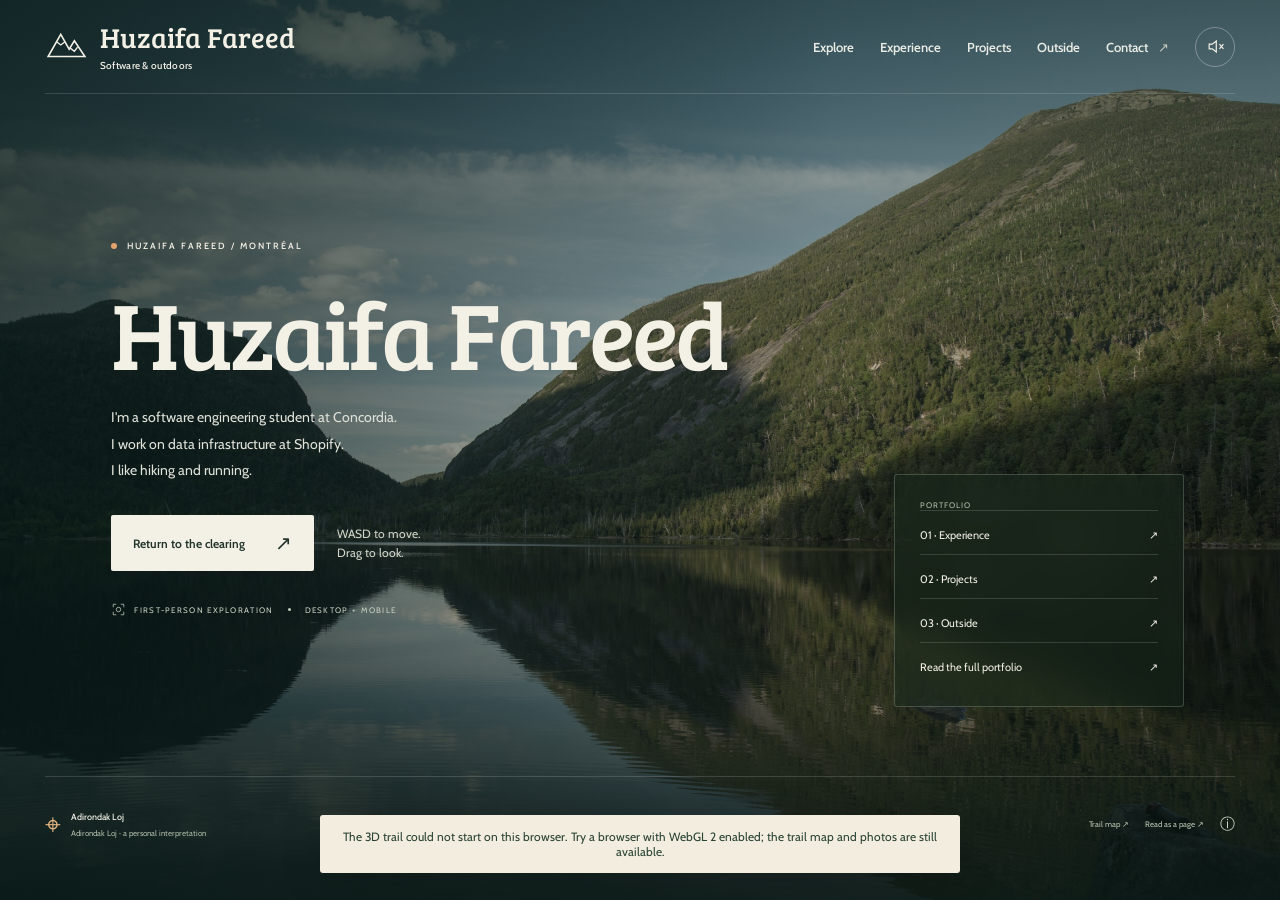
<file: index.html>
<!doctype html>
<html lang="en">
<head>
  <meta charset="UTF-8" />
  <meta name="viewport" content="width=device-width, initial-scale=1" />
  <meta name="theme-color" content="#17251f" />
  <meta name="description" content="Huzaifa Fareed: software engineer, builder, and ultramarathon runner. Explore my work at Shopify, Meta × MLH, and Bombardier from a small Adirondack trailhead." />
  <title>Huzaifa Fareed — software & the outdoors</title>
  <link rel="canonical" href="https://zaifnatra.github.io/" />
  <link rel="sitemap" type="application/xml" href="./sitemap.xml" />
  <link rel="icon" type="image/png" sizes="32x32" href="/favicon-32.png" />
  <link rel="icon" href="/favicon.ico" sizes="any" />
  <link rel="apple-touch-icon" sizes="180x180" href="/apple-touch-icon.png" />
  <link rel="preload" href="/fonts/bree-serif.ttf" as="font" type="font/ttf" crossorigin />
  <link rel="preload" href="/fonts/cabin.ttf" as="font" type="font/ttf" crossorigin />
  <script type="module" crossorigin src="/assets/index-hIT2OjfW.js"></script>
  <link rel="stylesheet" crossorigin href="/assets/index-wCgNkVpc.css">
</head>
<body class="booting">
  <div class="landscape" aria-hidden="true"></div>
  <canvas id="world" inert tabindex="-1" aria-label="First-person Loj trailhead. Use W A S D to walk, drag to look, and E to read the trail register."></canvas>
  <div class="shade" aria-hidden="true"></div>
  <header class="masthead">
    <a href="./" class="brand personal-brand" aria-label="Huzaifa Fareed, home"><svg viewBox="0 0 40 40" fill="none" aria-hidden="true"><path d="M3 30 15 9l8 14 5-8 10 15H3Z" stroke="currentColor" stroke-width="1.5"/><path d="m11 16 4 3 4-3M24 22l4 3 3-4" stroke="currentColor" stroke-width="1.3"/></svg><span>Huzaifa Fareed<span class="brand-sub">Software & outdoors</span></span></a>
    <nav aria-label="Main navigation"><button class="nav-link" id="experience-button">Explore</button><button class="nav-link" data-open="experience-dialog">Experience</button><button class="nav-link" data-open="projects-dialog">Projects</button><button class="nav-link" data-open="outside-dialog">Outside</button><button class="nav-link contact-nav" data-open="contact-dialog">Contact <span>↗</span></button></nav>
    <button class="icon-button" id="sound-button" aria-label="Enable forest sound" aria-pressed="false"><svg viewBox="0 0 24 24" fill="none" aria-hidden="true"><path d="M4 9h4l5-4v14l-5-4H4V9Z" stroke="currentColor" stroke-width="1.5"/><path d="m17 9 5 6m0-6-5 6" stroke="currentColor" stroke-width="1.5" id="sound-waves"/></svg></button>
  </header>
  <main id="main">
    <section class="intro" aria-labelledby="intro-heading">
      <div class="eyebrow"><span class="live-dot"></span> HUZAIFA FAREED / MONTRÉAL</div>
      <h1 id="intro-heading">Huzaifa Fareed</h1>
      <p class="intro-copy">I'm a software engineering student at Concordia.<br>I work on data infrastructure at Shopify.<br>I like hiking and running.</p>
      <div class="enter-row"><button class="primary-button" id="enter-button"><span>Return to the clearing</span><span aria-hidden="true">↗</span></button><span class="enter-note">WASD to move.<br>Drag to look.</span></div>
      <div class="experience-meta"><span><svg viewBox="0 0 20 20" fill="none" aria-hidden="true"><path d="M3 7V3h4m6 0h4v4M3 13v4h4m6 0h4v-4" stroke="currentColor"/><circle cx="10" cy="10" r="3" stroke="currentColor"/></svg> FIRST-PERSON EXPLORATION</span><i></i><span>DESKTOP + MOBILE</span></div>
    </section>
    <aside class="route-card" aria-label="Explore my portfolio"><div class="card-heading"><span>PORTFOLIO</span></div><button class="route-link" data-open="experience-dialog">01 · Experience <span>↗</span></button><button class="route-link" data-open="projects-dialog">02 · Projects <span>↗</span></button><button class="route-link" data-open="outside-dialog">03 · Outside <span>↗</span></button><a class="route-link" href="/about/">Read the full portfolio <span>↗</span></a></aside>
    <div class="scene-hud" hidden>
      <section class="welcome-note" id="welcome-note" aria-labelledby="welcome-title"><span class="eyebrow"><span class="live-dot"></span> Software engineer in Montréal</span><h1 id="welcome-title">Hi, I’m Huzaifa.</h1><p>I work on streaming infrastructure at Shopify.<br>I like hiking and running.</p><div class="welcome-actions"><button data-open="experience-dialog">Experience <span>↗</span></button><button id="wander-button">Explore</button></div></section>
      <div class="place-marker"><span class="live-dot"></span> ADIRONDACK LOJ <span>/</span> MY VIRTUAL TRAILHEAD</div>
      <div class="compass" aria-label="Camera heading"><span>W</span><span>·</span><span id="heading">N</span><span>·</span><span>E</span><i></i></div>
      <button class="interact-button" id="interact-button" hidden><kbd>E</kbd> <span id="interaction-label">Read the trail register</span><span>↗</span></button>
      <div class="walk-stats"><span class="live-dot"></span> <span id="walk-distance">0</span> m explored <span class="divider">/</span> <span>Portfolio</span></div>
      <div class="scene-controls"><button class="glass-button" data-open="controls-dialog">Controls <span>?</span></button><button class="glass-button" id="reset-button">Reset view <span>↺</span></button><button class="glass-button" id="exit-button">Photo view <span>↗</span></button></div>
      <div class="touch-controls" aria-label="Touch movement"><button data-move="forward" aria-label="Walk forward">↑</button><button data-move="left" aria-label="Walk left">←</button><button data-move="back" aria-label="Walk backward">↓</button><button data-move="right" aria-label="Walk right">→</button></div>
      <div class="walk-hint">W A S D to walk <span>·</span> Drag to look <span>·</span> E to open a story</div>
    </div>
  </main>
  <footer class="footer personal-footer"><div class="footer-place"><span class="pin">⌖</span><div><strong id="footer-location">Adirondak Loj</strong><span id="footer-note">Adirondak Loj · a personal interpretation</span></div></div><div class="chapter-nav" aria-label="Portfolio chapters"><button data-open="experience-dialog"><span>01</span> Experience <span>↗</span></button><button data-open="projects-dialog"><span>02</span> Projects <span>↗</span></button><button data-open="outside-dialog"><span>03</span> Outside <span>↗</span></button></div><div class="footer-links"><button data-open="map-dialog">Trail map ↗</button><a href="/about/">Read as a page ↗</a><button class="credits-button" data-open="about-dialog" aria-label="Scene credits and references">ⓘ</button></div></footer>
  <div id="notice" role="status" aria-live="polite"></div>
  <div id="loading" hidden role="status"><span class="loading-ring"></span><span>Loading site…</span><small>Loading 3D scene…</small><a href="/about/">Read my portfolio while it loads ↗</a></div>
  <dialog id="map-dialog" class="map-dialog"><div class="dialog-top"><span class="eyebrow">HIGH PEAKS / TRAIL NOTES</span><button class="close-button" data-close aria-label="Close trail map">×</button></div><h2>Trail map</h2><p class="dialog-lead">Routes from Adirondak Loj to Algonquin Peak and Lake Colden.</p><div class="map-layout"><div class="trail-map" id="trail-map"></div><div class="map-notes"><span class="eyebrow">FROM ADIRONDACK LOJ</span><h3>Routes</h3><div class="trail-option"><span class="trail-color blue"></span><div><strong>Algonquin Peak</strong><p>Follow the Algonquin Trail at the junction. Wright Peak branches off along the ascent.</p></div></div><div class="trail-option"><span class="trail-color yellow"></span><div><strong>Lake Colden</strong><p>Continue toward Marcy Dam, then Avalanche Pass and Avalanche Lake.</p></div></div><a class="primary-button map-google" href="https://www.google.com/maps/search/?api=1&query=Adirondak+Loj+High+Peaks+Information+Center" target="_blank" rel="noopener noreferrer">Open trailhead in Google Maps <span>↗</span></a><p class="map-caption">Illustrated route overview, not to scale. The walkable scene covers the trailhead clearing; the mountain routes are shown for context.</p><a class="text-link" href="https://adk.org/avalanche-pass-trail/" target="_blank" rel="noopener noreferrer">Trail information from ADK ↗</a></div></div></dialog>
  <dialog id="register-dialog"><div class="dialog-top"><span class="eyebrow">ADIRONDACK LOJ / TRAIL REGISTER</span><button class="close-button" data-close aria-label="Close trail register">×</button></div><h2>Trail register</h2><p class="dialog-lead">A virtual trail register. Your note stays in this browser.</p><form id="register-form"><label for="visitor-name">YOUR NAME</label><input id="visitor-name" name="name" autocomplete="given-name" maxlength="50" placeholder="Fellow wanderer" required /><label for="destination">WHERE ARE YOU HEADING?</label><select id="destination" name="destination"><option>Just looking around</option><option>Algonquin Peak</option><option>Lake Colden</option><option>Avalanche Pass</option></select><label for="visitor-note">A NOTE FOR THE TRAIL</label><textarea id="visitor-note" name="note" maxlength="240" rows="3" placeholder="Write a note…"></textarea><button type="submit" class="primary-button">Sign the register <span>↗</span></button><p class="map-caption">This is a virtual guestbook, not an official trail register.</p></form><div id="saved-entry" hidden></div><button class="text-link" id="register-map">Look at the trail map ↗</button></dialog>
  <dialog id="controls-dialog"><div class="dialog-top"><span class="eyebrow">CONTROLS</span><button class="close-button" data-close aria-label="Close controls">×</button></div><h2>Controls</h2><dl class="controls-list"><div><dt><kbd>W</kbd><kbd>A</kbd><kbd>S</kbd><kbd>D</kbd></dt><dd>Walk around the clearing</dd></div><div><dt>Click & drag</dt><dd>Look around</dd></div><div><dt><kbd>E</kbd></dt><dd>Use the highlighted action; next page in a notebook or album</dd></div><div><dt><kbd>Esc</kbd></dt><dd>Release the mouse or close a panel</dd></div><div><dt>On your phone</dt><dd>Use the arrows to walk; drag the scene to look.</dd></div></dl><label class="toggle-label"><input type="checkbox" id="motion-toggle" /> Walking and particle motion</label><p class="map-caption">The scene is a handcrafted interpretation of the Loj clearing. The exact terrain and sign positions have not been surveyed.</p></dialog>
  <dialog id="about-dialog"><div class="dialog-top"><span class="eyebrow">BEHIND THE EXPERIENCE</span><button class="close-button" data-close aria-label="Close field note">×</button></div><h2>About this site</h2><p class="dialog-lead">My portfolio, set in a 3D version of Adirondak Loj.</p><p>This scene is a walkable interpretation of the Adirondak Loj trailhead. The work board, project notebook, and personal photos are additions for this portfolio. The 3D clearing is an artistic reconstruction, not a scan or Google Street View.</p><p>Movement and collision run in Rust, compiled to WebAssembly. Three.js draws the scene. Forest sound is synthesized, not a field recording.</p><h3>Photography & references</h3><p>Generic forest environment and scanned floor/bark materials from <a href="https://polyhaven.com/a/forest_slope" target="_blank" rel="noopener noreferrer">Poly Haven</a> (<a href="https://creativecommons.org/publicdomain/zero/1.0/" target="_blank" rel="noopener noreferrer">CC0</a>). These materials are not photographs of the Loj.</p><p>The register shelter is modeled with reference to <a href="https://www.wamc.org/north-country-news/2019-08-09/new-initiative-targets-hiker-education-to-relieve-adirondack-high-peaks-overcrowding" target="_blank" rel="noopener noreferrer">WAMC’s photograph of the Loj trail register</a>. That photograph is not reproduced here.</p><p><a href="https://commons.wikimedia.org/wiki/File:Lake_Colden_looking_toward_Avalanche_Pass.jpg" target="_blank" rel="noopener noreferrer">Lake Colden, looking toward Avalanche Pass</a> and <a href="https://commons.wikimedia.org/wiki/File:Avalanche_Lake_NY.jpg" target="_blank" rel="noopener noreferrer">Avalanche Lake</a> by Thomas Piaget, <a href="https://creativecommons.org/licenses/by/2.0/" target="_blank" rel="noopener noreferrer">CC BY 2.0</a>. Images resized; displayed with cropping and a color overlay.</p><a class="text-link" href="/about/">More about me ↗</a></dialog>
  <noscript><div class="noscript">The interactive trail needs JavaScript. You can still <a href="/about/">read about Huzaifa</a> or <a href="https://www.google.com/maps/search/?api=1&query=Adirondak+Loj">visit the trailhead on Google Maps</a>.</div></noscript>
</body>
</html>
</file>
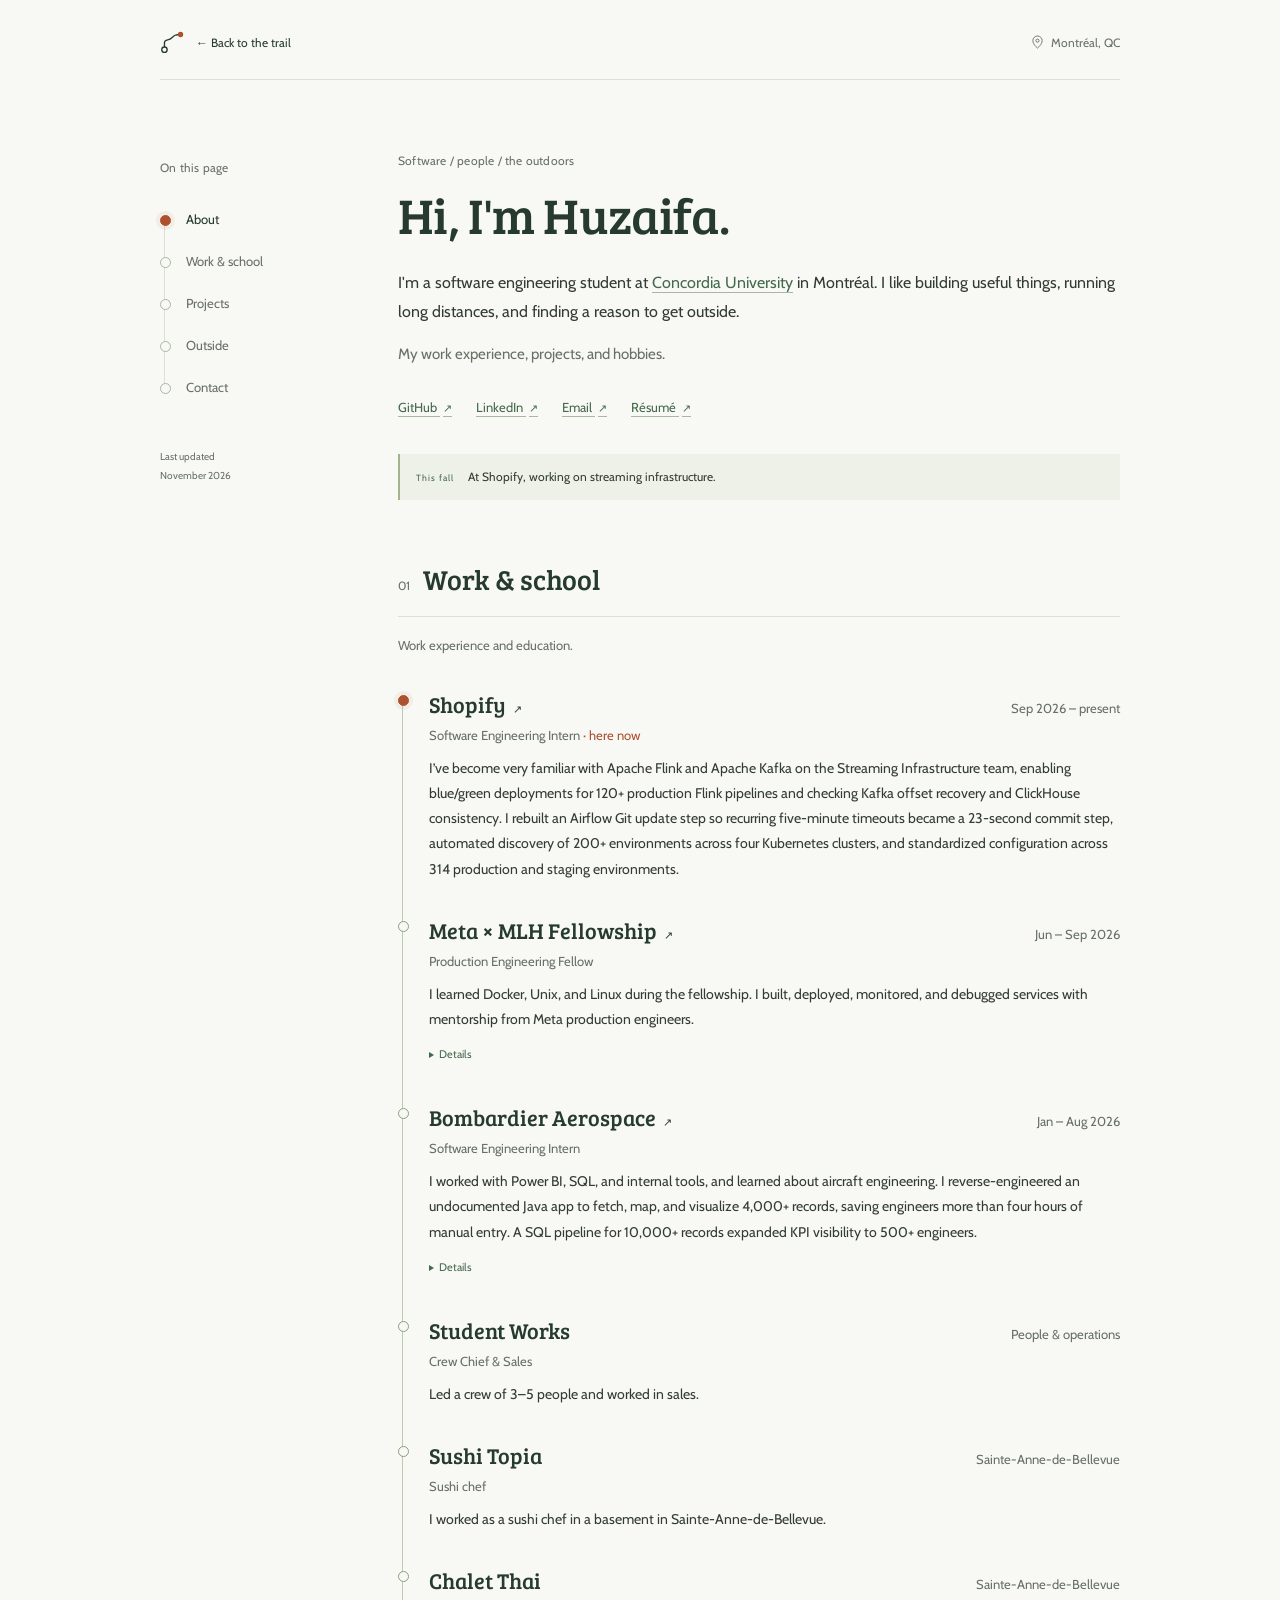
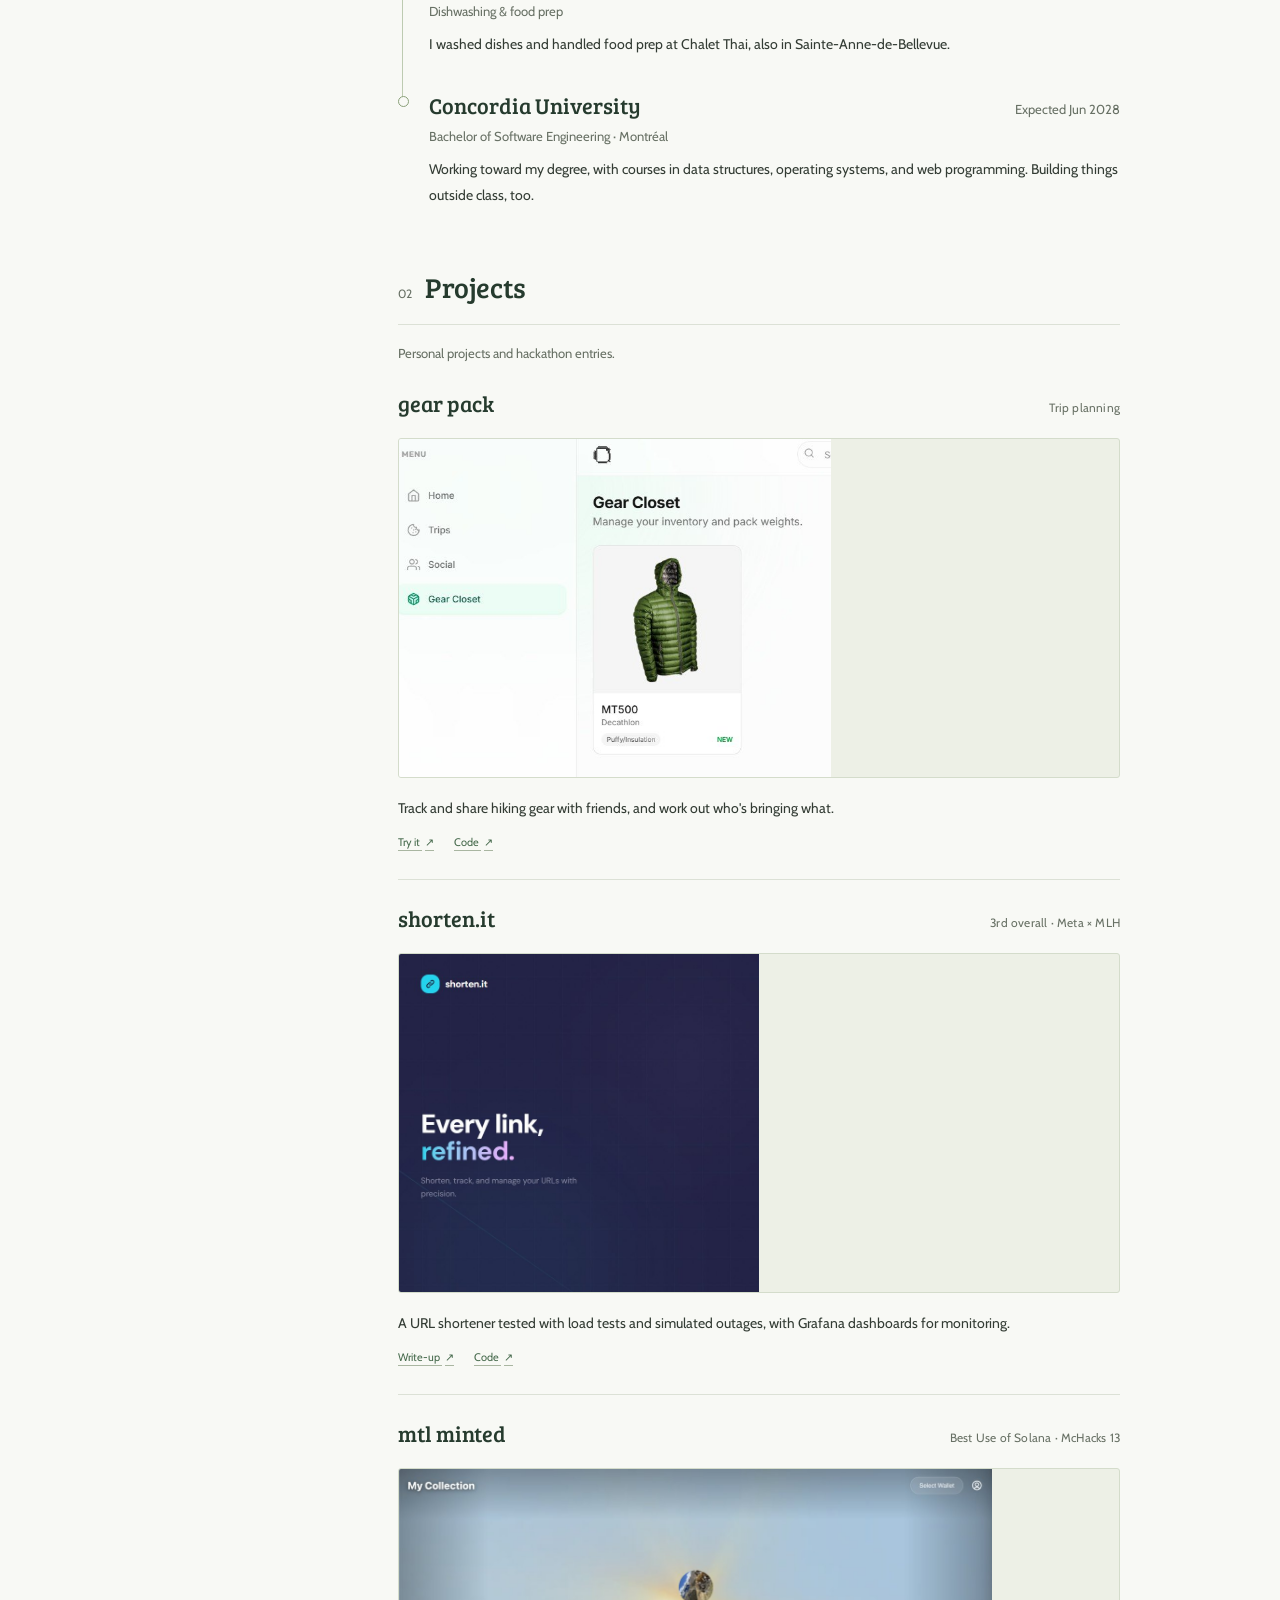
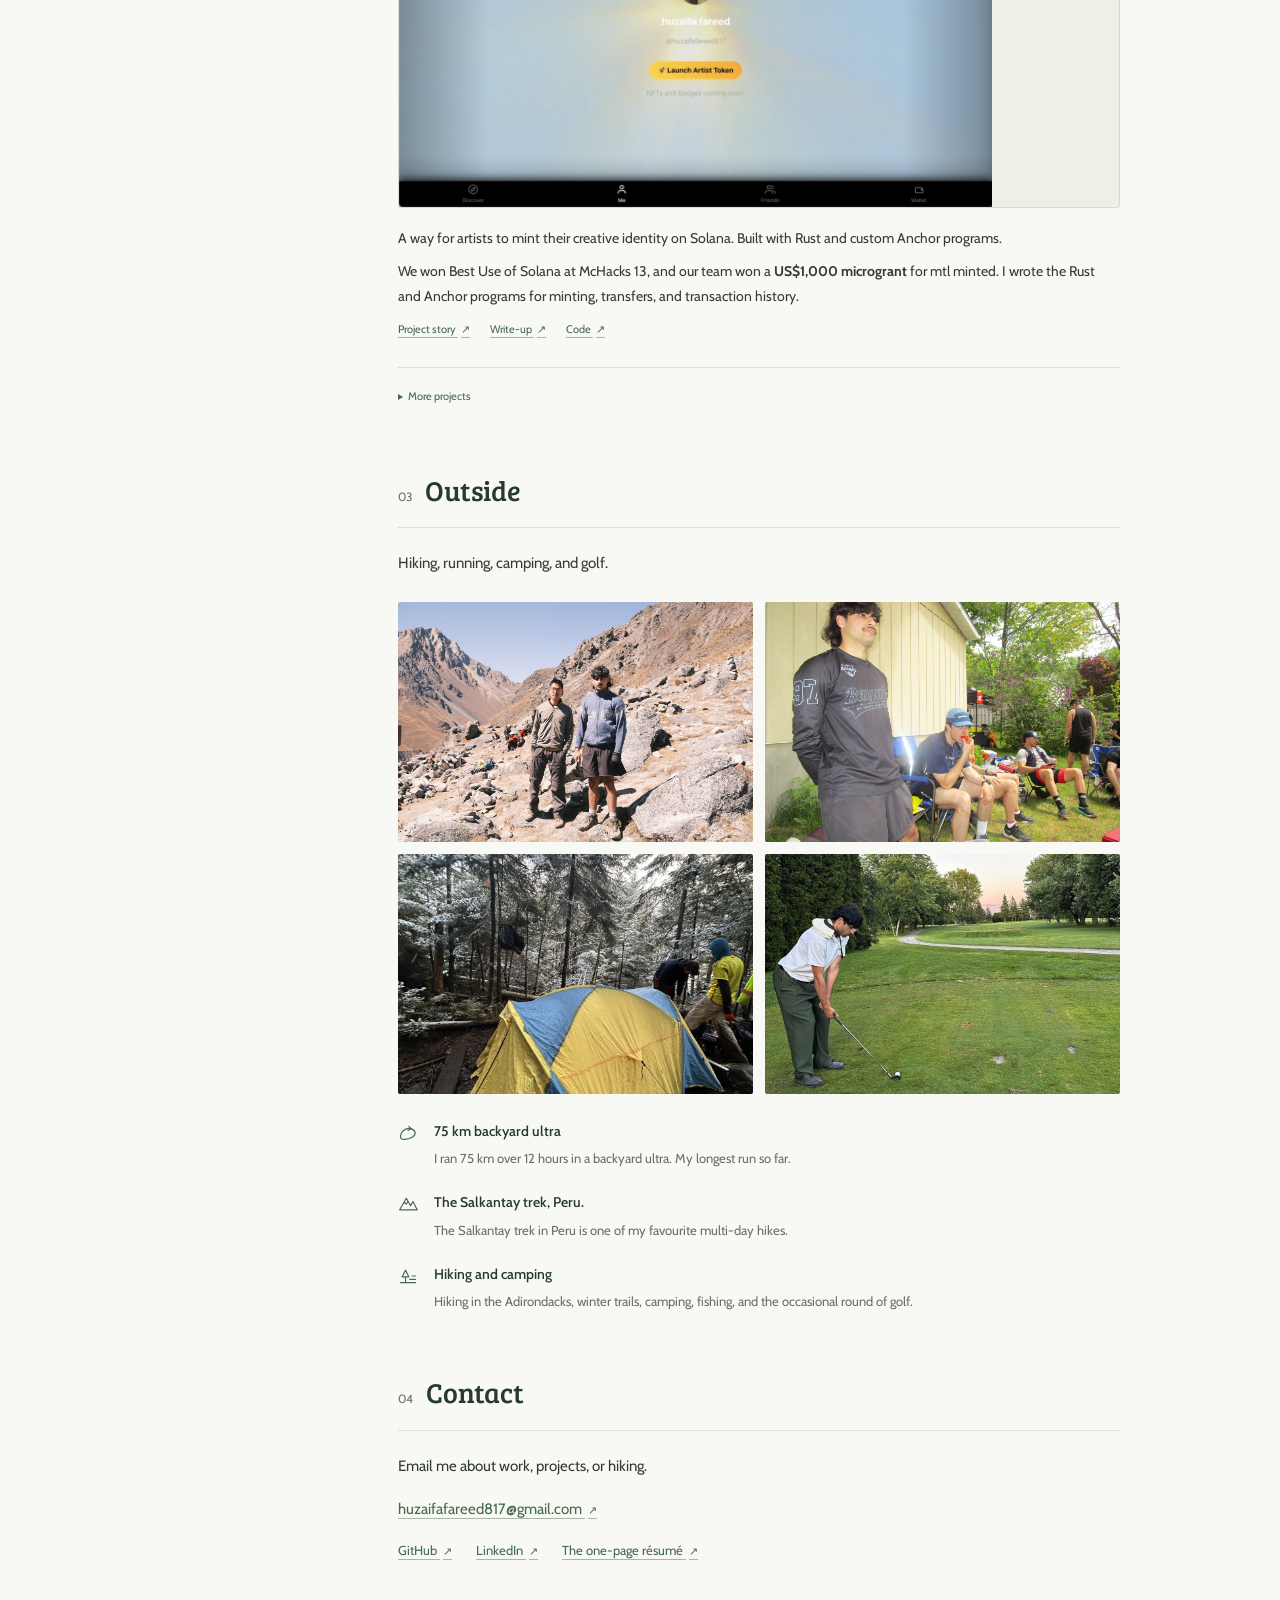
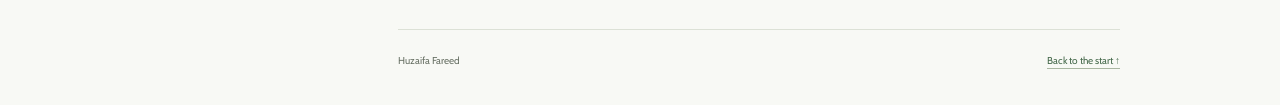
<file: about/index.html>
<!doctype html>
<html lang="en">
  <head>
    <meta charset="UTF-8" />
    <meta name="viewport" content="width=device-width, initial-scale=1" />
    <meta name="theme-color" content="#f8f9f5" />
    <title>Huzaifa Fareed — About</title>
    <link rel="canonical" href="https://zaifnatra.github.io/about/" />
    <meta
      name="description"
      content="Huzaifa Fareed’s work experience, education, projects, and hobbies."
    />
    <meta property="og:type" content="website" />
    <meta property="og:title" content="Huzaifa Fareed — About" />
    <meta
      property="og:description"
      content="Software engineering experience, projects, and hobbies. Huzaifa Fareed’s portfolio."
    />
    <meta property="og:url" content="https://zaifnatra.github.io/about/" />
    <meta name="twitter:card" content="summary" />
    <link rel="icon" type="image/png" sizes="32x32" href="/favicon-32.png" />
  <link rel="icon" href="/favicon.ico" sizes="any" />
  <link rel="apple-touch-icon" sizes="180x180" href="/apple-touch-icon.png" />
    <link rel="stylesheet" href="/about.css" />
    <script type="module" src="/about.js"></script>
  </head>
  <body id="top">
    <a class="skip-link" href="#content">Skip to content</a>

    <div class="shell">
      <header class="masthead">
        <a class="home-link" href="/" aria-label="Huzaifa Fareed, back to top">
          <svg viewBox="0 0 28 28" fill="none" aria-hidden="true">
            <path d="M5 22V14C5 10 10 12 13 9S17 5 23 5" stroke="currentColor" stroke-width="1.5" />
            <circle cx="5" cy="22" r="3" fill="#f8f9f5" stroke="currentColor" stroke-width="1.5" />
            <circle cx="23" cy="5" r="3" fill="#ad512e" />
          </svg>
          <span>← Back to the trail</span>
        </a>
        <span class="location">
          <svg viewBox="0 0 14 16" fill="none" aria-hidden="true">
            <path d="M12 6C12 10 7 14 7 14S2 10 2 6a5 5 0 1 1 10 0Z" stroke="currentColor" />
            <circle cx="7" cy="6" r="1.7" stroke="currentColor" />
          </svg>
          Montréal, QC
        </span>
      </header>

      <div class="layout">
        <aside class="sidebar">
          <p class="small-label">On this page</p>
          <nav class="page-nav" aria-label="On this page">
            <ol>
              <li><a href="#about">About</a></li>
              <li><a href="#experience">Work &amp; school</a></li>
              <li><a href="#projects">Projects</a></li>
              <li><a href="#outside">Outside</a></li>
              <li><a href="#contact">Contact</a></li>
            </ol>
          </nav>
          <p class="sidebar-note">
            <span>Last updated</span>
            <time datetime="2026-11-25">November 2026</time>
          </p>
        </aside>

        <main id="content" tabindex="-1">
          <section class="intro" id="about" aria-labelledby="intro-heading">
            <p class="small-label">Software / people / the outdoors</p>
            <h1 id="intro-heading">Hi, I'm Huzaifa<span>.</span></h1>
            <div class="intro-copy">
              <p>
                I'm a software engineering student at <a href="#school">Concordia University</a>
                in Montréal. I like building useful things, running long distances,
                and finding a reason to get outside.
              </p>
              <p>
                My work experience, projects, and hobbies.
              </p>
            </div>
            <ul class="link-list" aria-label="Find me elsewhere">
              <li><a href="https://github.com/zaifnatra">GitHub <span class="arrow" aria-hidden="true">↗</span></a></li>
              <li><a href="https://linkedin.com/in/huzaifa-fareed">LinkedIn <span class="arrow" aria-hidden="true">↗</span></a></li>
              <li><a href="mailto:huzaifafareed817@gmail.com">Email <span class="arrow" aria-hidden="true">↗</span></a></li>
              <li><a href="/resume/">Résumé <span class="arrow" aria-hidden="true">↗</span></a></li>
            </ul>
            <p class="now-note">
              <span class="small-label">This fall</span>
              <span>At Shopify, working on streaming infrastructure.</span>
            </p>
          </section>

          <section class="content-section" id="experience" aria-labelledby="experience-heading">
            <div class="section-heading">
              <span class="section-number" aria-hidden="true">01</span>
              <h2 id="experience-heading">Work &amp; school</h2>
            </div>
            <p class="section-intro">Work experience and education.</p>

            <ol class="route" aria-label="Work experience and education">
              <li class="stop stop-current">
                <article aria-labelledby="shopify-heading">
                  <div class="entry-heading">
                    <h3 id="shopify-heading"><a href="https://www.shopify.com">Shopify <span class="arrow" aria-hidden="true">↗</span></a></h3>
                    <p class="entry-date"><time datetime="2026-09">Sep 2026</time> – present</p>
                  </div>
                  <p class="entry-meta">Software Engineering Intern <span class="current-label">· here now</span></p>
                  <p class="entry-copy">
                    I’ve become very familiar with Apache Flink and Apache Kafka on the Streaming Infrastructure team, enabling blue/green deployments for 120+ production Flink pipelines and checking Kafka offset recovery and ClickHouse consistency. I rebuilt an Airflow Git update step so recurring five-minute timeouts became a 23-second commit step, automated discovery of 200+ environments across four Kubernetes clusters, and standardized configuration across 314 production and staging environments.
                  </p>
                </article>
              </li>

              <li class="stop">
                <article aria-labelledby="mlh-heading">
                  <div class="entry-heading">
                    <h3 id="mlh-heading"><a href="https://fellowship.mlh.io">Meta × MLH Fellowship <span class="arrow" aria-hidden="true">↗</span></a></h3>
                    <p class="entry-date"><time datetime="2026-06">Jun</time> – <time datetime="2026-09">Sep 2026</time></p>
                  </div>
                  <p class="entry-meta">Production Engineering Fellow</p>
                  <p class="entry-copy">
                    I learned Docker, Unix, and Linux during the fellowship. I built, deployed, monitored, and debugged services with mentorship from Meta production engineers.
                  </p>
                  <details>
                    <summary>Details</summary>
                    <ul class="work-notes">
                      <li>Deployed a Flask and MySQL app with Docker and NGINX, separating services into their own containers.</li>
                      <li>Set up CI/CD, automated testing, and DigitalOcean provisioning with Bash.</li>
                      <li>Used Grafana and Prometheus to keep track of container health and service availability.</li>
                    </ul>
                  </details>
                </article>
              </li>

              <li class="stop">
                <article aria-labelledby="bombardier-heading">
                  <div class="entry-heading">
                    <h3 id="bombardier-heading"><a href="https://www.bombardier.com">Bombardier Aerospace <span class="arrow" aria-hidden="true">↗</span></a></h3>
                    <p class="entry-date"><time datetime="2026-01">Jan</time> – <time datetime="2026-08">Aug 2026</time></p>
                  </div>
                  <p class="entry-meta">Software Engineering Intern</p>
                  <p class="entry-copy">
                    I worked with Power BI, SQL, and internal tools, and learned about aircraft engineering. I reverse-engineered an undocumented Java app to fetch, map, and visualize 4,000+ records, saving engineers more than four hours of manual entry. A SQL pipeline for 10,000+ records expanded KPI visibility to 500+ engineers.
                  </p>
                  <details>
                    <summary>Details</summary>
                    <ul class="work-notes">
                      <li>Modernized 138 legacy HTML files and built a SQL pipeline for more than 10,000 records.</li>
                      <li>Coordinated with 15+ engineering champions on a roadmap dashboard covering 300+ manuals.</li>
                      <li>Built tools with Power Apps and Power Automate, and helped validate data during the BES 2.0 migration.</li>
                    </ul>
                  </details>
                </article>
              </li>

              <li class="stop">
                <article aria-labelledby="student-works-heading">
                  <div class="entry-heading">
                    <h3 id="student-works-heading">Student Works</h3>
                    <span class="entry-date">People &amp; operations</span>
                  </div>
                  <p class="entry-meta">Crew Chief &amp; Sales</p>
                  <p class="entry-copy">
                    Led a crew of 3–5 people and worked in sales.
                  </p>
                </article>
              </li>

              <li class="stop"><article><div class="entry-heading"><h3>Sushi Topia</h3><span class="entry-date">Sainte-Anne-de-Bellevue</span></div><p class="entry-meta">Sushi chef</p><p class="entry-copy">I worked as a sushi chef in a basement in Sainte-Anne-de-Bellevue.</p></article></li>
              <li class="stop"><article><div class="entry-heading"><h3>Chalet Thai</h3><span class="entry-date">Sainte-Anne-de-Bellevue</span></div><p class="entry-meta">Dishwashing &amp; food prep</p><p class="entry-copy">I washed dishes and handled food prep at Chalet Thai, also in Sainte-Anne-de-Bellevue.</p></article></li>
              <li class="stop" id="school">
                <article aria-labelledby="school-heading">
                  <div class="entry-heading">
                    <h3 id="school-heading">Concordia University</h3>
                    <p class="entry-date">Expected <time datetime="2028-06">Jun 2028</time></p>
                  </div>
                  <p class="entry-meta">Bachelor of Software Engineering · Montréal</p>
                  <p class="entry-copy">
                    Working toward my degree, with courses in data structures,
                    operating systems, and web programming. Building things outside
                    class, too.
                  </p>
                </article>
              </li>
            </ol>
          </section>

          <section class="content-section" id="projects" aria-labelledby="projects-heading">
            <div class="section-heading">
              <span class="section-number" aria-hidden="true">02</span>
              <h2 id="projects-heading">Projects</h2>
            </div>
            <p class="section-intro">Personal projects and hackathon entries.</p>

            <ul class="project-list">
              <li class="project">
                <div class="entry-heading">
                  <h3>gear pack</h3>
                  <span class="project-label">Trip planning</span>
                </div><img class="portfolio-snapshot" src="/images/project-gear-pack.jpg" alt="gear pack screenshot" loading="lazy" />
                <p>Track and share hiking gear with friends, and work out who's bringing what.</p>
                <ul class="link-list" aria-label="Gear pack links">
                  <li><a href="https://gear-pack.vercel.app/">Try it <span class="arrow" aria-hidden="true">↗</span></a></li>
                  <li><a href="https://github.com/zaifnatra/gear-pack">Code <span class="arrow" aria-hidden="true">↗</span></a></li>
                </ul>
              </li>
              <li class="project">
                <div class="entry-heading">
                  <h3>shorten.it</h3>
                  <span class="project-label">3rd overall · Meta × MLH</span>
                </div><img class="portfolio-snapshot" src="/images/project-shorten-it.jpg" alt="shorten.it screenshot" loading="lazy" />
                <p>A URL shortener tested with load tests and simulated outages, with Grafana dashboards for monitoring.</p>
                <ul class="link-list" aria-label="Shorten.it links">
                  <li><a href="https://devpost.com/software/shorten-it">Write-up <span class="arrow" aria-hidden="true">↗</span></a></li>
                  <li><a href="https://github.com/zaifnatra/MetaHackathon">Code <span class="arrow" aria-hidden="true">↗</span></a></li>
                </ul>
              </li>
              <li class="project">
                <div class="entry-heading">
                  <h3><a href="/projects/mtl-minted/">mtl minted</a></h3>
                  <span class="project-label">Best Use of Solana · McHacks 13</span>
                </div><img class="portfolio-snapshot" src="/images/project-mtl-minted.jpg" alt="mtl minted screenshot" loading="lazy" />
                <p>A way for artists to mint their creative identity on Solana. Built with Rust and custom Anchor programs.</p>
                <p>We won Best Use of Solana at McHacks 13, and our team won a <strong>US$1,000 microgrant</strong> for mtl minted. I wrote the Rust and Anchor programs for minting, transfers, and transaction history.</p>
                <ul class="link-list" aria-label="Mtl minted links">
                  <li><a href="/projects/mtl-minted/">Project story <span class="arrow" aria-hidden="true">↗</span></a></li>
                  <li><a href="https://devpost.com/software/black-beauty">Write-up <span class="arrow" aria-hidden="true">↗</span></a></li>
                  <li><a href="https://github.com/zaifnatra/solana">Code <span class="arrow" aria-hidden="true">↗</span></a></li>
                </ul>
              </li>
            </ul>

            <details class="more-projects">
              <summary>More projects</summary>
              <ul class="project-list">
                <li class="project">
                  <div class="entry-heading">
                    <h3>retro secrets</h3>
                    <span class="project-label">Web3 Challenge winner · ConUHacks</span>
                  </div><img class="portfolio-snapshot" src="/images/project-retro-secrets.jpg" alt="retro secrets screenshot" loading="lazy" />
                  <p>Messages hidden inside images using steganography and custom encryption, with a small social platform for sharing them.</p>
                  <ul class="link-list" aria-label="Retro secrets links">
                    <li><a href="https://devpost.com/software/retro-secrets">Write-up <span class="arrow" aria-hidden="true">↗</span></a></li>
                    <li><a href="https://github.com/deltag0/ConUHacks">Code <span class="arrow" aria-hidden="true">↗</span></a></li>
                  </ul>
                </li>
                <li class="project">
                  <h3>ev prediction model</h3><img class="portfolio-snapshot" src="/images/project-ev-model.jpg" alt="ev prediction model screenshot" loading="lazy" />
                  <p>Predicting electric vehicle specs with scikit-learn and a small Streamlit app.</p>
                  <ul class="link-list" aria-label="EV prediction model links">
                    <li><a href="https://ev-prediction-zaifnatra.streamlit.app/">Try it <span class="arrow" aria-hidden="true">↗</span></a></li>
                    <li><a href="https://github.com/zaifnatra/ev-ml">Code <span class="arrow" aria-hidden="true">↗</span></a></li>
                  </ul>
                </li>
                <li class="project">
                  <h3>heroes journey</h3><img class="portfolio-snapshot" src="/images/project-heroes-journey.jpg" alt="heroes journey screenshot" loading="lazy" />
                  <p>A 2D puzzle adventure through a randomized maze, written from scratch in Java.</p>
                  <ul class="link-list" aria-label="Heroes journey links">
                    <li><a href="https://github.com/zaifnatra/spaceus">Code <span class="arrow" aria-hidden="true">↗</span></a></li>
                  </ul>
                </li>
                <li class="project">
                  <h3>campus events</h3><img class="portfolio-snapshot" src="/images/project-campus-events.jpg" alt="campus events screenshot" loading="lazy" />
                  <p>A place for students to discover, organize, and get tickets to events on campus.</p>
                  <ul class="link-list" aria-label="Campus events links">
                    <li><a href="https://soen341-f25.onrender.com/">Try it <span class="arrow" aria-hidden="true">↗</span></a></li>
                    <li><a href="https://github.com/zaifnatra/SOEN341-F25">Code <span class="arrow" aria-hidden="true">↗</span></a></li>
                  </ul>
                </li>
              </ul>
            </details>
          </section>

          <section class="content-section" id="outside" aria-labelledby="outside-heading">
            <div class="section-heading">
              <span class="section-number" aria-hidden="true">03</span>
              <h2 id="outside-heading">Outside</h2>
            </div>
            <p class="outside-intro">Hiking, running, camping, and golf.</p><div class="personal-photo-strip"><img src="/images/personal-salkantay.jpg" alt="Salkantay trek in Peru" loading="lazy" /><img src="/images/personal-ultra.jpg" alt="A break during a backyard ultramarathon" loading="lazy" /><img src="/images/personal-camp.jpg" alt="A tent among snow-dusted trees" loading="lazy" /><img src="/images/personal-golf.jpg" alt="A round of golf" loading="lazy" /></div>
            <ul class="field-notes">
              <li>
                <svg viewBox="0 0 24 24" fill="none" aria-hidden="true">
                  <path d="M3 17c0-7 7-12 13-10s6 7 1 10-14 4-14 0Z" stroke="currentColor" />
                  <path d="m13 4 3 3-4 2" stroke="currentColor" stroke-linecap="round" stroke-linejoin="round" />
                </svg>
                <div>
                  <strong>75 km backyard ultra</strong>
                  <p>I ran 75 km over 12 hours in a backyard ultra. My longest run so far.</p>
                </div>
              </li>
              <li>
                <svg viewBox="0 0 24 24" fill="none" aria-hidden="true">
                  <path d="m2 19 8-14 5 9 3-5 5 10H2Z" stroke="currentColor" stroke-linejoin="round" />
                  <path d="m7 10 3 2 2-3" stroke="currentColor" stroke-linejoin="round" />
                </svg>
                <div>
                  <strong>The Salkantay trek, Peru.</strong>
                  <p>The Salkantay trek in Peru is one of my favourite multi-day hikes.</p>
                </div>
              </li>
              <li>
                <svg viewBox="0 0 24 24" fill="none" aria-hidden="true">
                  <path d="m5 13 4-8 4 8H5Zm4 0v6M3 20h18M14 16h7M17 12h4" stroke="currentColor" stroke-linecap="round" stroke-linejoin="round" />
                </svg>
                <div>
                  <strong>Hiking and camping</strong>
                  <p>Hiking in the Adirondacks, winter trails, camping, fishing, and the occasional round of golf.</p>
                </div>
              </li>
            </ul>
          </section>

          <section class="content-section contact" id="contact" aria-labelledby="contact-heading">
            <div class="section-heading">
              <span class="section-number" aria-hidden="true">04</span>
              <h2 id="contact-heading">Contact</h2>
            </div>
            <p class="contact-copy">Email me about work, projects, or hiking.</p>
            <a class="contact-email" href="mailto:huzaifafareed817@gmail.com">huzaifafareed817@gmail.com <span class="arrow" aria-hidden="true">↗</span></a>
            <ul class="link-list" aria-label="More ways to connect">
              <li><a href="https://github.com/zaifnatra">GitHub <span class="arrow" aria-hidden="true">↗</span></a></li>
              <li><a href="https://linkedin.com/in/huzaifa-fareed">LinkedIn <span class="arrow" aria-hidden="true">↗</span></a></li>
              <li><a href="/resume/">The one-page résumé <span class="arrow" aria-hidden="true">↗</span></a></li>
            </ul>
          </section>

          <footer class="footer">
            <span>Huzaifa Fareed</span>
            <a href="#top">Back to the start ↑</a>
          </footer>
        </main>
      </div>
    </div>
  </body>
</html>
</file>
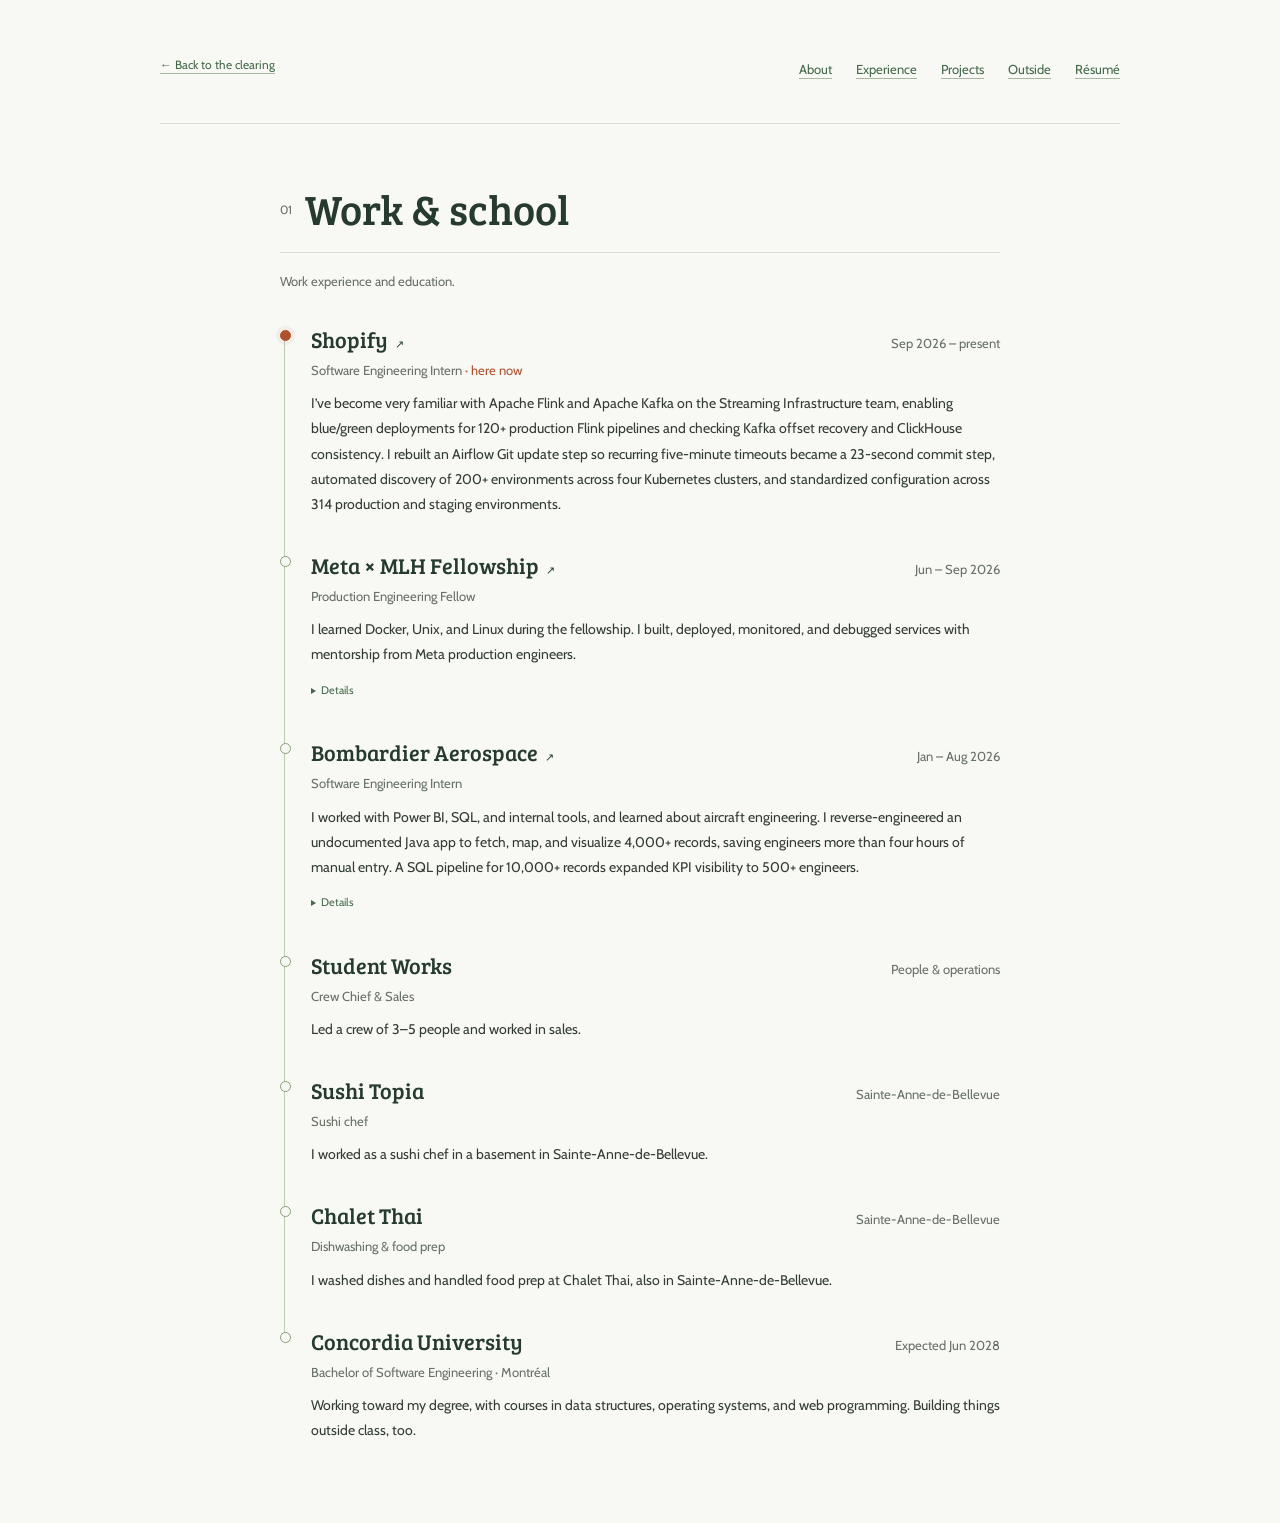
<file: experience/index.html>
<!doctype html>
<html lang="en"><head><meta charset="UTF-8" /><meta name="viewport" content="width=device-width, initial-scale=1" />
<title>Experience | Huzaifa Fareed</title><meta name="description" content="Huzaifa Fareed’s work at Shopify, Meta × MLH, Bombardier, and beyond." />
<link rel="canonical" href="https://zaifnatra.github.io/experience/" /><link rel="stylesheet" href="/about.css" /><link rel="icon" type="image/png" sizes="32x32" href="/favicon-32.png" />
  <link rel="icon" href="/favicon.ico" sizes="any" />
  <link rel="apple-touch-icon" sizes="180x180" href="/apple-touch-icon.png" />
<style>main{max-width:720px;margin:40px auto 80px}h1{font:400 42px/1.2 var(--font-heading)}.section-heading{align-items:center}.masthead{gap:20px;flex-wrap:wrap}</style>
</head><body><a class="skip-link" href="#content">Skip to content</a><div class="shell">
<header class="masthead"><a href="/">← Back to the clearing</a><nav aria-label="Portfolio"><ul class="link-list"><li><a href="/about/">About</a></li><li><a href="/experience/" aria-current="page">Experience</a></li><li><a href="/projects/">Projects</a></li><li><a href="/outside/">Outside</a></li><li><a href="/resume/">Résumé</a></li></ul></nav></header>
<main id="content"><section class="content-section" id="experience" aria-labelledby="experience-heading">
            <div class="section-heading">
              <span class="section-number" aria-hidden="true">01</span>
              <h1 id="experience-heading">Work &amp; school</h1>
            </div>
            <p class="section-intro">Work experience and education.</p>

            <ol class="route" aria-label="Work experience and education">
              <li class="stop stop-current">
                <article aria-labelledby="shopify-heading">
                  <div class="entry-heading">
                    <h3 id="shopify-heading"><a href="https://www.shopify.com">Shopify <span class="arrow" aria-hidden="true">↗</span></a></h3>
                    <p class="entry-date"><time datetime="2026-09">Sep 2026</time> – present</p>
                  </div>
                  <p class="entry-meta">Software Engineering Intern <span class="current-label">· here now</span></p>
                  <p class="entry-copy">
                    I’ve become very familiar with Apache Flink and Apache Kafka on the Streaming Infrastructure team, enabling blue/green deployments for 120+ production Flink pipelines and checking Kafka offset recovery and ClickHouse consistency. I rebuilt an Airflow Git update step so recurring five-minute timeouts became a 23-second commit step, automated discovery of 200+ environments across four Kubernetes clusters, and standardized configuration across 314 production and staging environments.
                  </p>
                </article>
              </li>

              <li class="stop">
                <article aria-labelledby="mlh-heading">
                  <div class="entry-heading">
                    <h3 id="mlh-heading"><a href="https://fellowship.mlh.io">Meta × MLH Fellowship <span class="arrow" aria-hidden="true">↗</span></a></h3>
                    <p class="entry-date"><time datetime="2026-06">Jun</time> – <time datetime="2026-09">Sep 2026</time></p>
                  </div>
                  <p class="entry-meta">Production Engineering Fellow</p>
                  <p class="entry-copy">
                    I learned Docker, Unix, and Linux during the fellowship. I built, deployed, monitored, and debugged services with mentorship from Meta production engineers.
                  </p>
                  <details>
                    <summary>Details</summary>
                    <ul class="work-notes">
                      <li>Deployed a Flask and MySQL app with Docker and NGINX, separating services into their own containers.</li>
                      <li>Set up CI/CD, automated testing, and DigitalOcean provisioning with Bash.</li>
                      <li>Used Grafana and Prometheus to keep track of container health and service availability.</li>
                    </ul>
                  </details>
                </article>
              </li>

              <li class="stop">
                <article aria-labelledby="bombardier-heading">
                  <div class="entry-heading">
                    <h3 id="bombardier-heading"><a href="https://www.bombardier.com">Bombardier Aerospace <span class="arrow" aria-hidden="true">↗</span></a></h3>
                    <p class="entry-date"><time datetime="2026-01">Jan</time> – <time datetime="2026-08">Aug 2026</time></p>
                  </div>
                  <p class="entry-meta">Software Engineering Intern</p>
                  <p class="entry-copy">
                    I worked with Power BI, SQL, and internal tools, and learned about aircraft engineering. I reverse-engineered an undocumented Java app to fetch, map, and visualize 4,000+ records, saving engineers more than four hours of manual entry. A SQL pipeline for 10,000+ records expanded KPI visibility to 500+ engineers.
                  </p>
                  <details>
                    <summary>Details</summary>
                    <ul class="work-notes">
                      <li>Modernized 138 legacy HTML files and built a SQL pipeline for more than 10,000 records.</li>
                      <li>Coordinated with 15+ engineering champions on a roadmap dashboard covering 300+ manuals.</li>
                      <li>Built tools with Power Apps and Power Automate, and helped validate data during the BES 2.0 migration.</li>
                    </ul>
                  </details>
                </article>
              </li>

              <li class="stop">
                <article aria-labelledby="student-works-heading">
                  <div class="entry-heading">
                    <h3 id="student-works-heading">Student Works</h3>
                    <span class="entry-date">People &amp; operations</span>
                  </div>
                  <p class="entry-meta">Crew Chief &amp; Sales</p>
                  <p class="entry-copy">
                    Led a crew of 3–5 people and worked in sales.
                  </p>
                </article>
              </li>

              <li class="stop"><article><div class="entry-heading"><h3>Sushi Topia</h3><span class="entry-date">Sainte-Anne-de-Bellevue</span></div><p class="entry-meta">Sushi chef</p><p class="entry-copy">I worked as a sushi chef in a basement in Sainte-Anne-de-Bellevue.</p></article></li>
              <li class="stop"><article><div class="entry-heading"><h3>Chalet Thai</h3><span class="entry-date">Sainte-Anne-de-Bellevue</span></div><p class="entry-meta">Dishwashing &amp; food prep</p><p class="entry-copy">I washed dishes and handled food prep at Chalet Thai, also in Sainte-Anne-de-Bellevue.</p></article></li>
              <li class="stop" id="school">
                <article aria-labelledby="school-heading">
                  <div class="entry-heading">
                    <h3 id="school-heading">Concordia University</h3>
                    <p class="entry-date">Expected <time datetime="2028-06">Jun 2028</time></p>
                  </div>
                  <p class="entry-meta">Bachelor of Software Engineering · Montréal</p>
                  <p class="entry-copy">
                    Working toward my degree, with courses in data structures,
                    operating systems, and web programming. Building things outside
                    class, too.
                  </p>
                </article>
              </li>
            </ol>
          </section></main></div></body></html>
</file>
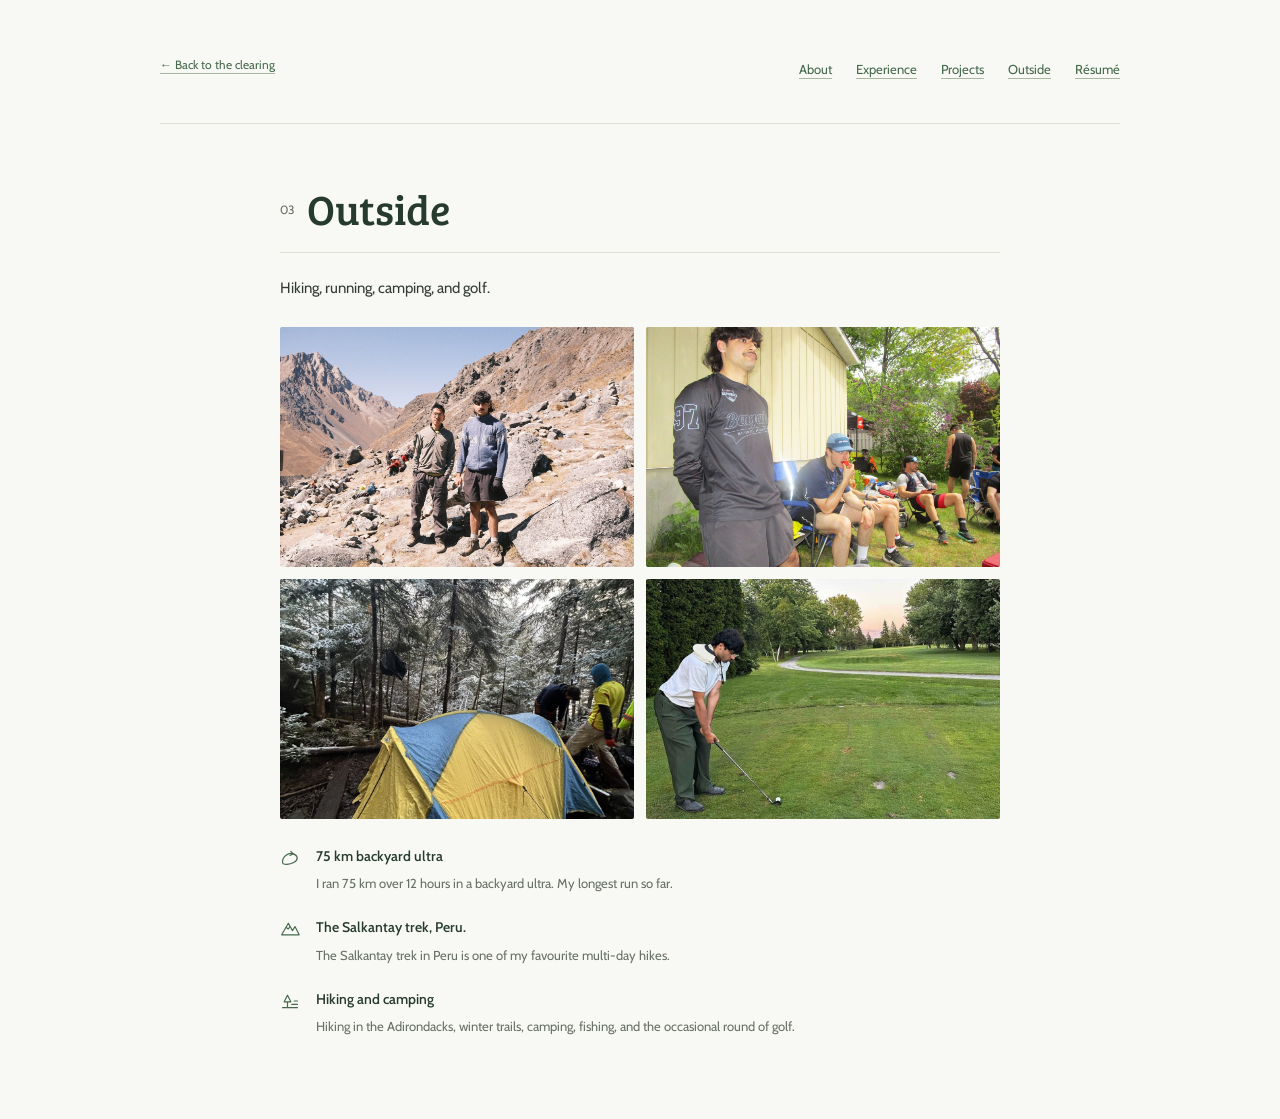
<file: outside/index.html>
<!doctype html>
<html lang="en"><head><meta charset="UTF-8" /><meta name="viewport" content="width=device-width, initial-scale=1" />
<title>Outside | Huzaifa Fareed</title><meta name="description" content="Huzaifa Fareed’s hiking, running, camping, and outdoor stories." />
<link rel="canonical" href="https://zaifnatra.github.io/outside/" /><link rel="stylesheet" href="/about.css" /><link rel="icon" type="image/png" sizes="32x32" href="/favicon-32.png" />
  <link rel="icon" href="/favicon.ico" sizes="any" />
  <link rel="apple-touch-icon" sizes="180x180" href="/apple-touch-icon.png" />
<style>main{max-width:720px;margin:40px auto 80px}h1{font:400 42px/1.2 var(--font-heading)}.section-heading{align-items:center}.masthead{gap:20px;flex-wrap:wrap}</style>
</head><body><a class="skip-link" href="#content">Skip to content</a><div class="shell">
<header class="masthead"><a href="/">← Back to the clearing</a><nav aria-label="Portfolio"><ul class="link-list"><li><a href="/about/">About</a></li><li><a href="/experience/">Experience</a></li><li><a href="/projects/">Projects</a></li><li><a href="/outside/" aria-current="page">Outside</a></li><li><a href="/resume/">Résumé</a></li></ul></nav></header>
<main id="content"><section class="content-section" id="outside" aria-labelledby="outside-heading">
            <div class="section-heading">
              <span class="section-number" aria-hidden="true">03</span>
              <h1 id="outside-heading">Outside</h1>
            </div>
            <p class="outside-intro">Hiking, running, camping, and golf.</p><div class="personal-photo-strip"><img src="/images/personal-salkantay.jpg" alt="Salkantay trek in Peru" loading="lazy" /><img src="/images/personal-ultra.jpg" alt="A break during a backyard ultramarathon" loading="lazy" /><img src="/images/personal-camp.jpg" alt="A tent among snow-dusted trees" loading="lazy" /><img src="/images/personal-golf.jpg" alt="A round of golf" loading="lazy" /></div>
            <ul class="field-notes">
              <li>
                <svg viewBox="0 0 24 24" fill="none" aria-hidden="true">
                  <path d="M3 17c0-7 7-12 13-10s6 7 1 10-14 4-14 0Z" stroke="currentColor" />
                  <path d="m13 4 3 3-4 2" stroke="currentColor" stroke-linecap="round" stroke-linejoin="round" />
                </svg>
                <div>
                  <strong>75 km backyard ultra</strong>
                  <p>I ran 75 km over 12 hours in a backyard ultra. My longest run so far.</p>
                </div>
              </li>
              <li>
                <svg viewBox="0 0 24 24" fill="none" aria-hidden="true">
                  <path d="m2 19 8-14 5 9 3-5 5 10H2Z" stroke="currentColor" stroke-linejoin="round" />
                  <path d="m7 10 3 2 2-3" stroke="currentColor" stroke-linejoin="round" />
                </svg>
                <div>
                  <strong>The Salkantay trek, Peru.</strong>
                  <p>The Salkantay trek in Peru is one of my favourite multi-day hikes.</p>
                </div>
              </li>
              <li>
                <svg viewBox="0 0 24 24" fill="none" aria-hidden="true">
                  <path d="m5 13 4-8 4 8H5Zm4 0v6M3 20h18M14 16h7M17 12h4" stroke="currentColor" stroke-linecap="round" stroke-linejoin="round" />
                </svg>
                <div>
                  <strong>Hiking and camping</strong>
                  <p>Hiking in the Adirondacks, winter trails, camping, fishing, and the occasional round of golf.</p>
                </div>
              </li>
            </ul>
          </section></main></div></body></html>
</file>
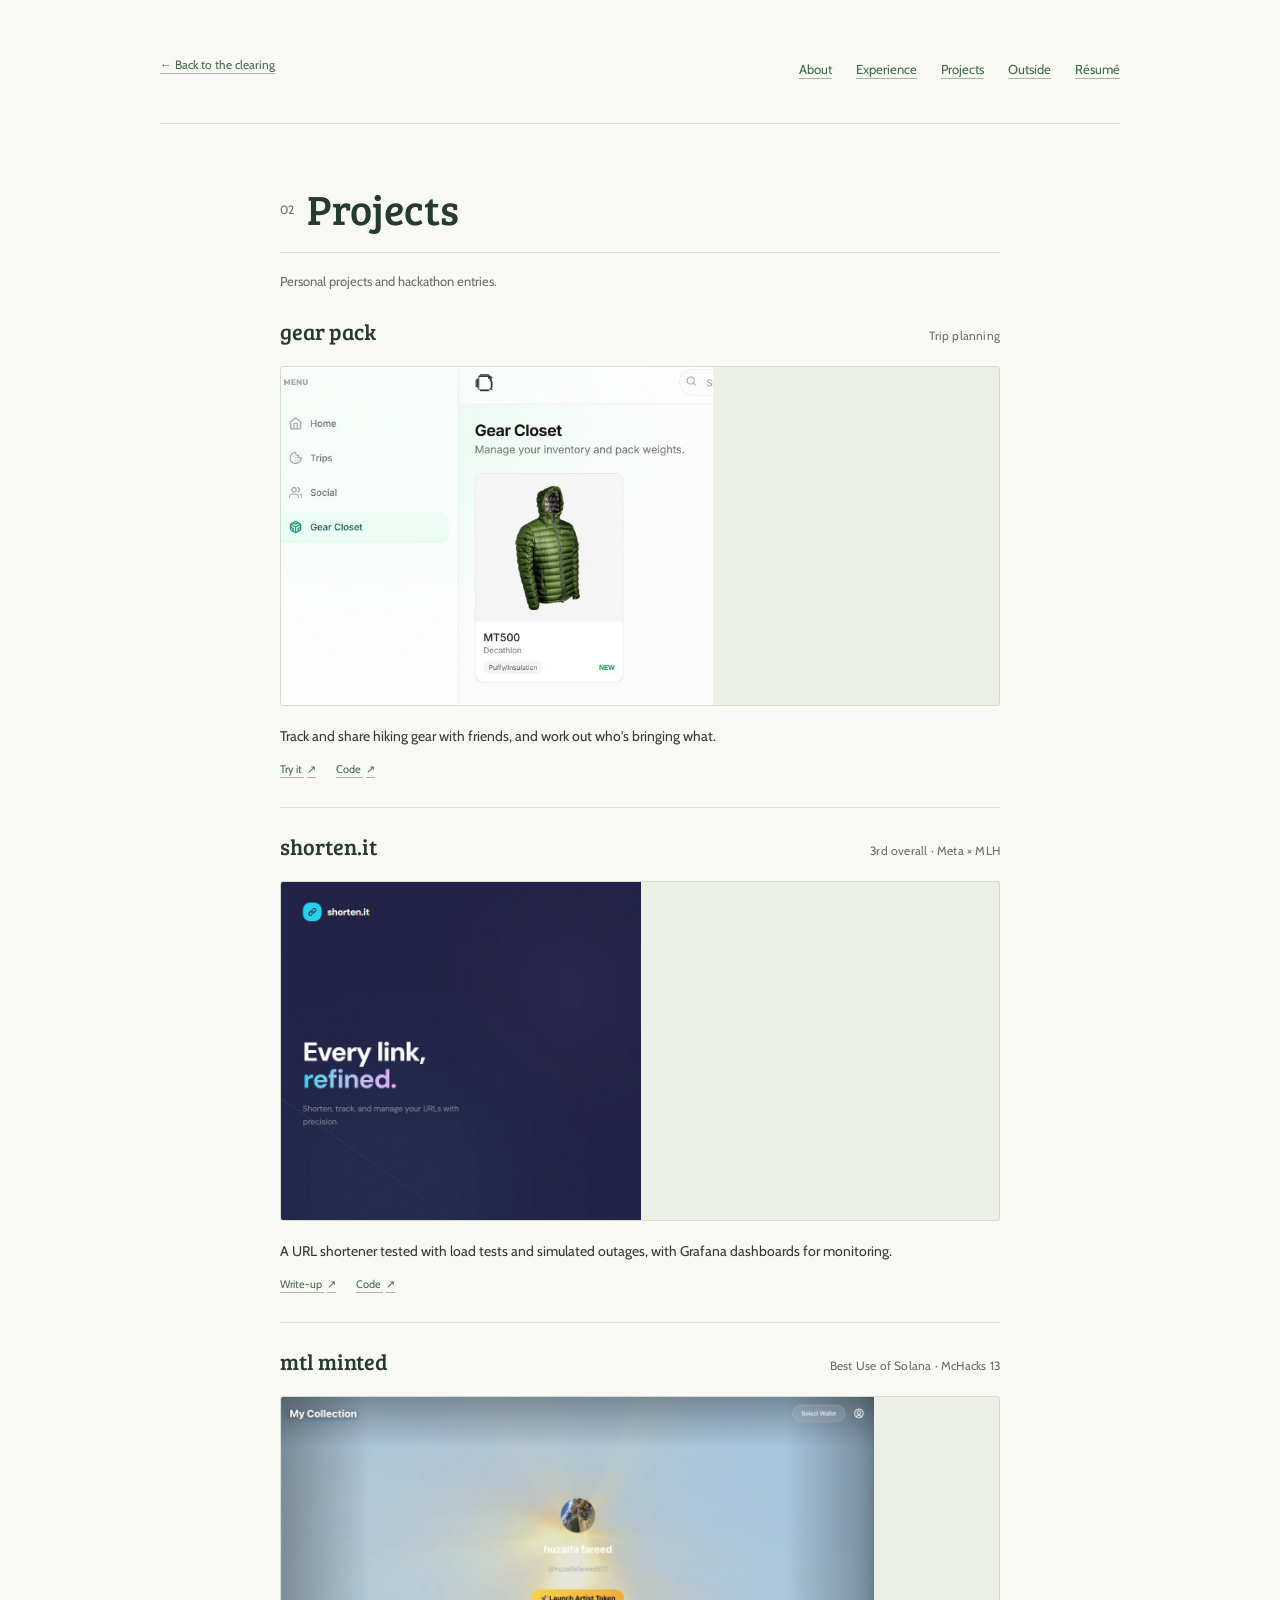
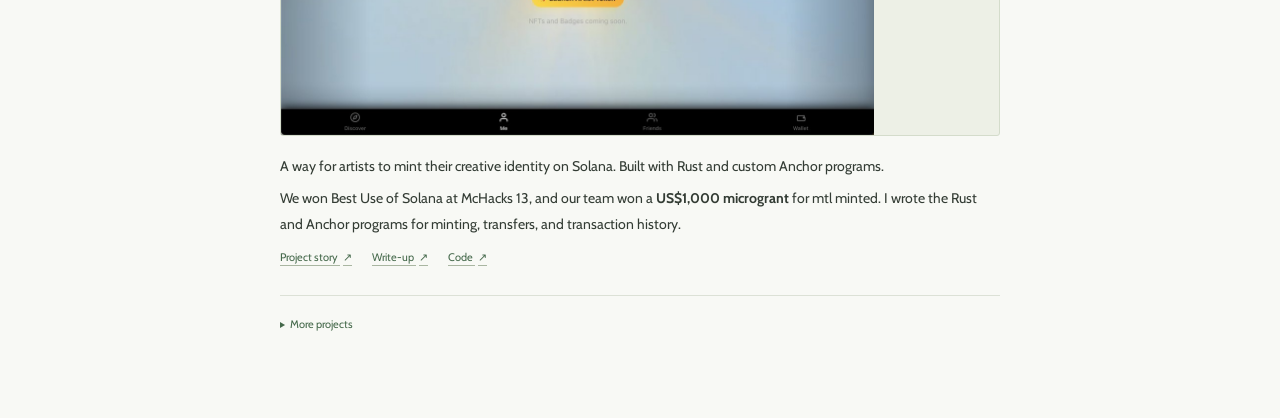
<file: projects/index.html>
<!doctype html>
<html lang="en"><head><meta charset="UTF-8" /><meta name="viewport" content="width=device-width, initial-scale=1" />
<title>Projects | Huzaifa Fareed</title><meta name="description" content="Projects by Huzaifa Fareed, including mtl minted, a McHacks 13 winner and US$1,000 microgrant recipient." />
<link rel="canonical" href="https://zaifnatra.github.io/projects/" /><link rel="stylesheet" href="/about.css" /><link rel="icon" type="image/png" sizes="32x32" href="/favicon-32.png" />
  <link rel="icon" href="/favicon.ico" sizes="any" />
  <link rel="apple-touch-icon" sizes="180x180" href="/apple-touch-icon.png" />
<style>main{max-width:720px;margin:40px auto 80px}h1{font:400 42px/1.2 var(--font-heading)}.section-heading{align-items:center}.masthead{gap:20px;flex-wrap:wrap}</style>
</head><body><a class="skip-link" href="#content">Skip to content</a><div class="shell">
<header class="masthead"><a href="/">← Back to the clearing</a><nav aria-label="Portfolio"><ul class="link-list"><li><a href="/about/">About</a></li><li><a href="/experience/">Experience</a></li><li><a href="/projects/" aria-current="page">Projects</a></li><li><a href="/outside/">Outside</a></li><li><a href="/resume/">Résumé</a></li></ul></nav></header>
<main id="content"><section class="content-section" id="projects" aria-labelledby="projects-heading">
            <div class="section-heading">
              <span class="section-number" aria-hidden="true">02</span>
              <h1 id="projects-heading">Projects</h1>
            </div>
            <p class="section-intro">Personal projects and hackathon entries.</p>

            <ul class="project-list">
              <li class="project">
                <div class="entry-heading">
                  <h3>gear pack</h3>
                  <span class="project-label">Trip planning</span>
                </div><img class="portfolio-snapshot" src="/images/project-gear-pack.jpg" alt="gear pack screenshot" loading="lazy" />
                <p>Track and share hiking gear with friends, and work out who's bringing what.</p>
                <ul class="link-list" aria-label="Gear pack links">
                  <li><a href="https://gear-pack.vercel.app/">Try it <span class="arrow" aria-hidden="true">↗</span></a></li>
                  <li><a href="https://github.com/zaifnatra/gear-pack">Code <span class="arrow" aria-hidden="true">↗</span></a></li>
                </ul>
              </li>
              <li class="project">
                <div class="entry-heading">
                  <h3>shorten.it</h3>
                  <span class="project-label">3rd overall · Meta × MLH</span>
                </div><img class="portfolio-snapshot" src="/images/project-shorten-it.jpg" alt="shorten.it screenshot" loading="lazy" />
                <p>A URL shortener tested with load tests and simulated outages, with Grafana dashboards for monitoring.</p>
                <ul class="link-list" aria-label="Shorten.it links">
                  <li><a href="https://devpost.com/software/shorten-it">Write-up <span class="arrow" aria-hidden="true">↗</span></a></li>
                  <li><a href="https://github.com/zaifnatra/MetaHackathon">Code <span class="arrow" aria-hidden="true">↗</span></a></li>
                </ul>
              </li>
              <li class="project">
                <div class="entry-heading">
                  <h3><a href="/projects/mtl-minted/">mtl minted</a></h3>
                  <span class="project-label">Best Use of Solana · McHacks 13</span>
                </div><img class="portfolio-snapshot" src="/images/project-mtl-minted.jpg" alt="mtl minted screenshot" loading="lazy" />
                <p>A way for artists to mint their creative identity on Solana. Built with Rust and custom Anchor programs.</p>
                <p>We won Best Use of Solana at McHacks 13, and our team won a <strong>US$1,000 microgrant</strong> for mtl minted. I wrote the Rust and Anchor programs for minting, transfers, and transaction history.</p>
                <ul class="link-list" aria-label="Mtl minted links">
                  <li><a href="/projects/mtl-minted/">Project story <span class="arrow" aria-hidden="true">↗</span></a></li>
                  <li><a href="https://devpost.com/software/black-beauty">Write-up <span class="arrow" aria-hidden="true">↗</span></a></li>
                  <li><a href="https://github.com/zaifnatra/solana">Code <span class="arrow" aria-hidden="true">↗</span></a></li>
                </ul>
              </li>
            </ul>

            <details class="more-projects">
              <summary>More projects</summary>
              <ul class="project-list">
                <li class="project">
                  <div class="entry-heading">
                    <h3>retro secrets</h3>
                    <span class="project-label">Web3 Challenge winner · ConUHacks</span>
                  </div><img class="portfolio-snapshot" src="/images/project-retro-secrets.jpg" alt="retro secrets screenshot" loading="lazy" />
                  <p>Messages hidden inside images using steganography and custom encryption, with a small social platform for sharing them.</p>
                  <ul class="link-list" aria-label="Retro secrets links">
                    <li><a href="https://devpost.com/software/retro-secrets">Write-up <span class="arrow" aria-hidden="true">↗</span></a></li>
                    <li><a href="https://github.com/deltag0/ConUHacks">Code <span class="arrow" aria-hidden="true">↗</span></a></li>
                  </ul>
                </li>
                <li class="project">
                  <h3>ev prediction model</h3><img class="portfolio-snapshot" src="/images/project-ev-model.jpg" alt="ev prediction model screenshot" loading="lazy" />
                  <p>Predicting electric vehicle specs with scikit-learn and a small Streamlit app.</p>
                  <ul class="link-list" aria-label="EV prediction model links">
                    <li><a href="https://ev-prediction-zaifnatra.streamlit.app/">Try it <span class="arrow" aria-hidden="true">↗</span></a></li>
                    <li><a href="https://github.com/zaifnatra/ev-ml">Code <span class="arrow" aria-hidden="true">↗</span></a></li>
                  </ul>
                </li>
                <li class="project">
                  <h3>heroes journey</h3><img class="portfolio-snapshot" src="/images/project-heroes-journey.jpg" alt="heroes journey screenshot" loading="lazy" />
                  <p>A 2D puzzle adventure through a randomized maze, written from scratch in Java.</p>
                  <ul class="link-list" aria-label="Heroes journey links">
                    <li><a href="https://github.com/zaifnatra/spaceus">Code <span class="arrow" aria-hidden="true">↗</span></a></li>
                  </ul>
                </li>
                <li class="project">
                  <h3>campus events</h3><img class="portfolio-snapshot" src="/images/project-campus-events.jpg" alt="campus events screenshot" loading="lazy" />
                  <p>A place for students to discover, organize, and get tickets to events on campus.</p>
                  <ul class="link-list" aria-label="Campus events links">
                    <li><a href="https://soen341-f25.onrender.com/">Try it <span class="arrow" aria-hidden="true">↗</span></a></li>
                    <li><a href="https://github.com/zaifnatra/SOEN341-F25">Code <span class="arrow" aria-hidden="true">↗</span></a></li>
                  </ul>
                </li>
              </ul>
            </details>
          </section></main></div></body></html>
</file>
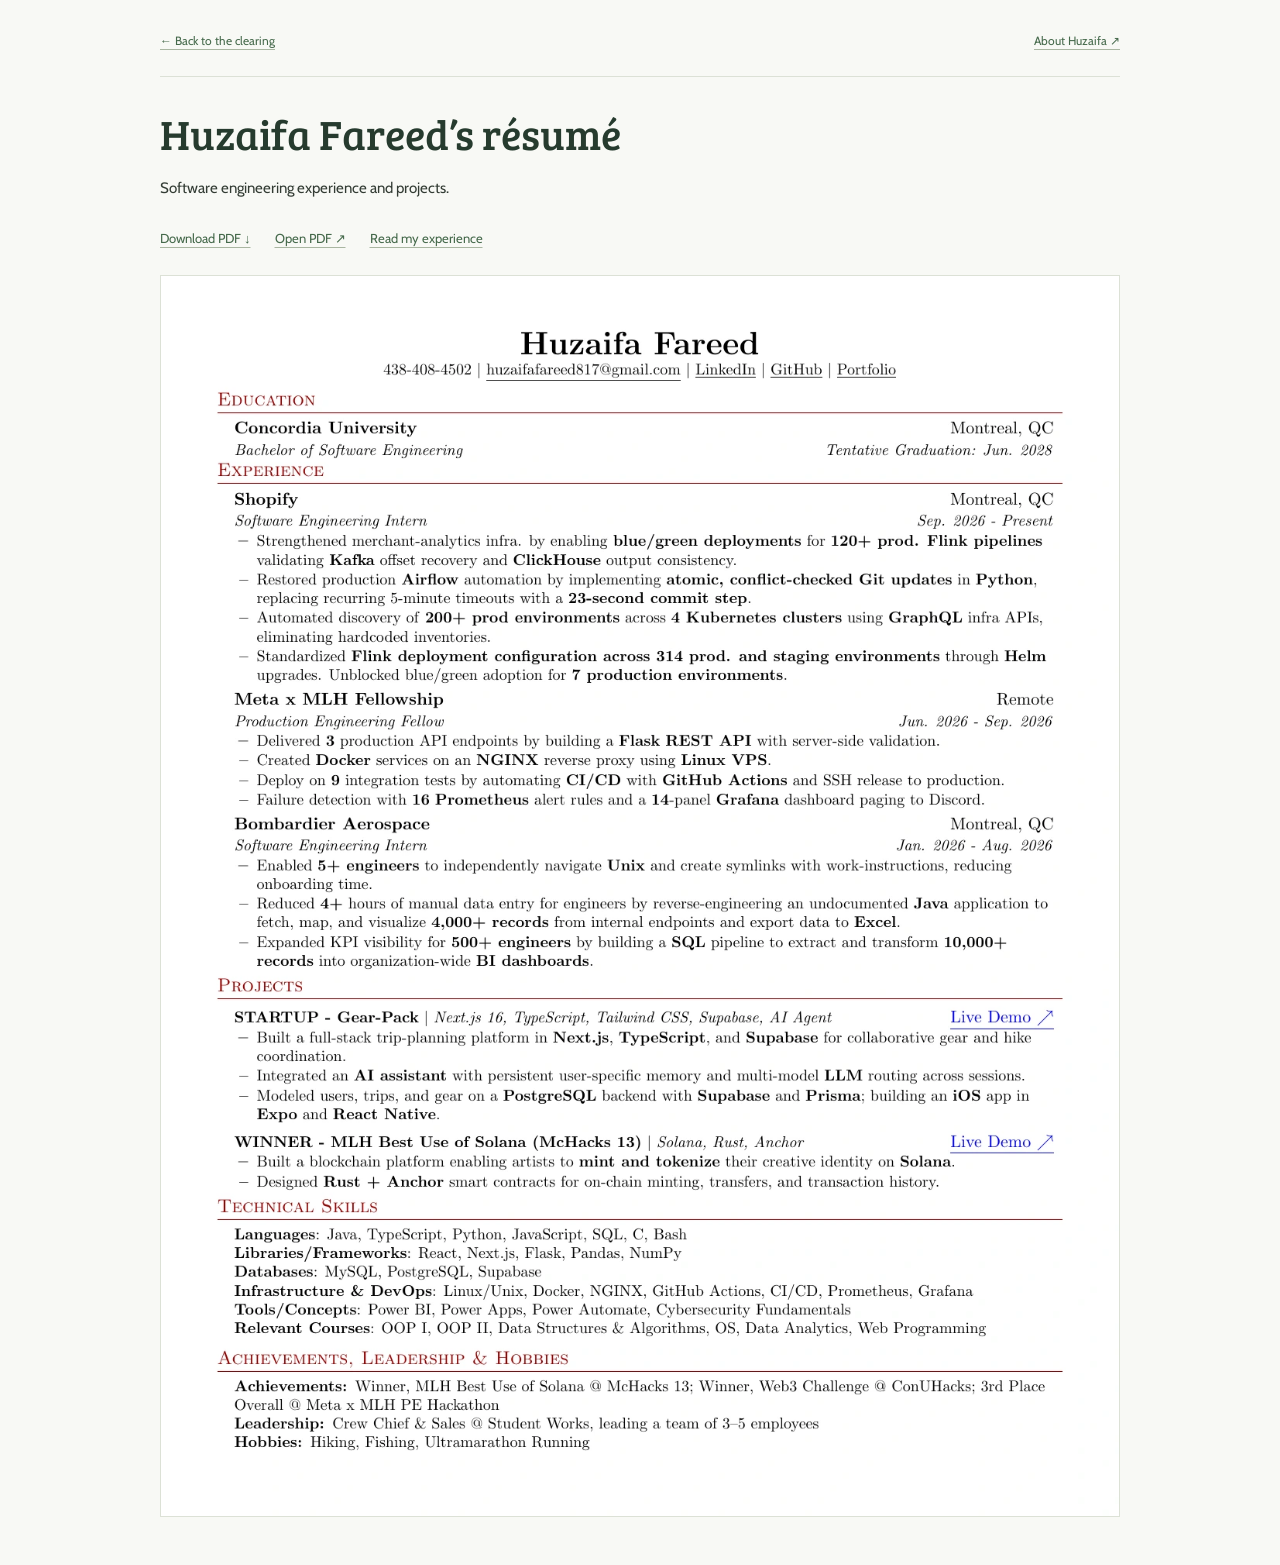
<file: resume/index.html>
<!doctype html>
<html lang="en">
<head>
  <meta charset="UTF-8" />
  <meta name="viewport" content="width=device-width, initial-scale=1" />
  <title>Résumé | Huzaifa Fareed</title>
  <meta name="description" content="View or download Huzaifa Fareed’s software engineering résumé." />
  <link rel="canonical" href="https://zaifnatra.github.io/resume/" />
  <link rel="icon" type="image/png" sizes="32x32" href="/favicon-32.png" />
  <link rel="icon" href="/favicon.ico" sizes="any" />
  <link rel="apple-touch-icon" sizes="180x180" href="/apple-touch-icon.png" />
  <link rel="stylesheet" href="/about.css" />
  <style>
    .masthead{gap:20px;flex-wrap:wrap}main{padding:32px 0 48px}h1{font:400 42px/1.2 var(--font-heading);margin-bottom:16px}
    .resume-actions{margin:20px 0}.resume-preview{display:block;width:100%;height:auto;border:1px solid var(--line);background:white}
  </style>
</head>
<body>
  <a class="skip-link" href="#content">Skip to content</a>
  <div class="shell">
    <header class="masthead"><a href="/">← Back to the clearing</a><a href="/about/">About Huzaifa ↗</a></header>
    <main id="content">
      <h1>Huzaifa Fareed’s résumé</h1>
      <p>Software engineering experience and projects.</p>
      <ul class="link-list resume-actions">
        <li><a href="/Huzaifa_Fareed_Resume.pdf" download="Huzaifa_Fareed_Resume.pdf">Download PDF ↓</a></li>
        <li><a href="/Huzaifa_Fareed_Resume.pdf" target="_blank" rel="noopener noreferrer">Open PDF ↗</a></li>
        <li><a href="/experience/">Read my experience</a></li>
      </ul>
      <a href="/Huzaifa_Fareed_Resume.pdf" aria-label="Open Huzaifa Fareed’s résumé PDF"><img class="resume-preview" src="/images/resume-preview.webp" width="1237" height="1600" alt="Preview of Huzaifa Fareed’s résumé. Use Open PDF or Download PDF above for the full document, or Read my experience for the web version." /></a>
    </main>
  </div>
</body>
</html>
</file>
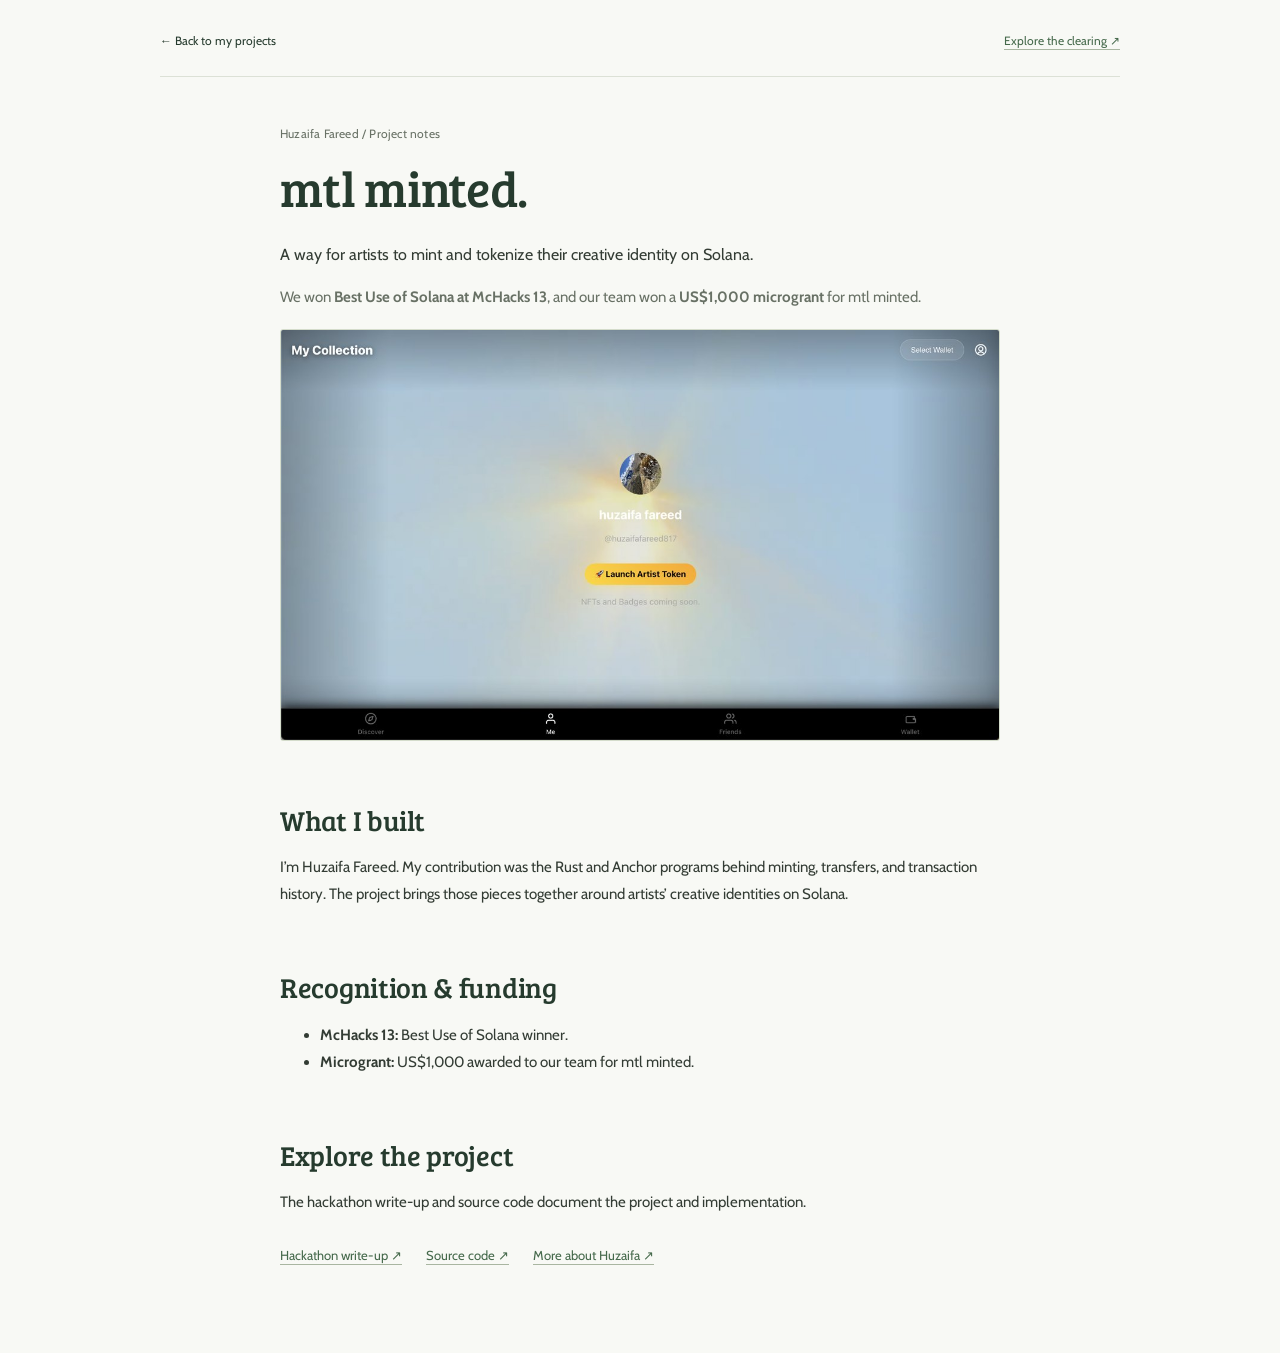
<file: projects/mtl-minted/index.html>
<!doctype html>
<html lang="en">
  <head>
    <meta charset="UTF-8" />
    <meta name="viewport" content="width=device-width, initial-scale=1" />
    <meta name="theme-color" content="#f8f9f5" />
    <title>mtl minted — US$1,000 microgrant &amp; McHacks 13 winner | Huzaifa Fareed</title>
    <meta name="description" content="mtl minted: a Solana project by Huzaifa Fareed and team. Best Use of Solana at McHacks 13 and a US$1,000 microgrant, built with Rust and Anchor." />
    <link rel="canonical" href="https://zaifnatra.github.io/projects/mtl-minted/" />
    <meta property="og:type" content="article" />
    <meta property="og:title" content="mtl minted — McHacks 13 winner &amp; US$1,000 microgrant" />
    <meta property="og:description" content="A creative identity platform on Solana. Huzaifa Fareed's work on Rust and Anchor programs, and the team's award and microgrant." />
    <meta property="og:url" content="https://zaifnatra.github.io/projects/mtl-minted/" />
    <meta property="og:image" content="https://zaifnatra.github.io/images/project-mtl-minted.jpg" />
    <meta property="og:image:alt" content="Screenshot of the mtl minted project" />
    <meta name="twitter:card" content="summary_large_image" />
    <link rel="icon" type="image/png" sizes="32x32" href="/favicon-32.png" />
  <link rel="icon" href="/favicon.ico" sizes="any" />
  <link rel="apple-touch-icon" sizes="180x180" href="/apple-touch-icon.png" />
    <link rel="stylesheet" href="/about.css" />
    <style>
      .project-story { max-width: 720px; margin: 48px auto 80px; }
      .project-story .content-section { margin-top: 32px; padding-top: 28px; }
      .project-story h2 { margin-bottom: 14px; }
      .project-story .portfolio-snapshot { max-height: none; }
      .project-story .intro h1 { overflow-wrap: anywhere; }
    </style>
    <script type="application/ld+json">
      {
        "@context": "https://schema.org",
        "@type": "SoftwareSourceCode",
        "@id": "https://zaifnatra.github.io/projects/mtl-minted/#project",
        "name": "mtl minted",
        "url": "https://zaifnatra.github.io/projects/mtl-minted/",
        "description": "A platform for artists to mint and tokenize their creative identity on Solana. The team won Best Use of Solana at McHacks 13 and a US$1,000 microgrant.",
        "contributor": {
          "@type": "Person",
          "name": "Huzaifa Fareed",
          "url": "https://zaifnatra.github.io/about/"
        },
        "programmingLanguage": "Rust",
        "runtimePlatform": "Solana",
        "codeRepository": "https://github.com/zaifnatra/solana",
        "image": "https://zaifnatra.github.io/images/project-mtl-minted.jpg",
        "award": ["Best Use of Solana — McHacks 13", "US$1,000 microgrant"],
        "sameAs": "https://devpost.com/software/black-beauty"
      }
    </script>
  </head>
  <body>
    <a class="skip-link" href="#content">Skip to content</a>
    <div class="shell">
      <header class="masthead">
        <a class="home-link" href="/projects/">← Back to my projects</a>
        <a href="/">Explore the clearing ↗</a>
      </header>
      <main id="content" class="project-story">
        <article aria-labelledby="project-title">
          <header class="intro">
            <p class="small-label">Huzaifa Fareed / Project notes</p>
            <h1 id="project-title">mtl minted<span>.</span></h1>
            <div class="intro-copy">
              <p>A way for artists to mint and tokenize their creative identity on Solana.</p>
              <p>We won <strong>Best Use of Solana at McHacks 13</strong>, and our team won a <strong>US$1,000 microgrant</strong> for mtl minted.</p>
            </div>
          </header>
          <img class="portfolio-snapshot" src="/images/project-mtl-minted.jpg" alt="Screenshot of mtl minted, our creative identity platform on Solana" />
          <section class="content-section" aria-labelledby="contribution-heading">
            <h2 id="contribution-heading">What I built</h2>
            <p>I’m Huzaifa Fareed. My contribution was the Rust and Anchor programs behind minting, transfers, and transaction history. The project brings those pieces together around artists’ creative identities on Solana.</p>
          </section>
          <section class="content-section" aria-labelledby="recognition-heading">
            <h2 id="recognition-heading">Recognition &amp; funding</h2>
            <ul>
              <li><strong>McHacks 13:</strong> Best Use of Solana winner.</li>
              <li><strong>Microgrant:</strong> US$1,000 awarded to our team for mtl minted.</li>
            </ul>
          </section>
          <section class="content-section" aria-labelledby="links-heading">
            <h2 id="links-heading">Explore the project</h2>
            <p>The hackathon write-up and source code document the project and implementation.</p>
            <ul class="link-list">
              <li><a href="https://devpost.com/software/black-beauty">Hackathon write-up ↗</a></li>
              <li><a href="https://github.com/zaifnatra/solana">Source code ↗</a></li>
              <li><a href="/about/">More about Huzaifa ↗</a></li>
            </ul>
          </section>
        </article>
      </main>
    </div>
  </body>
</html>
</file>
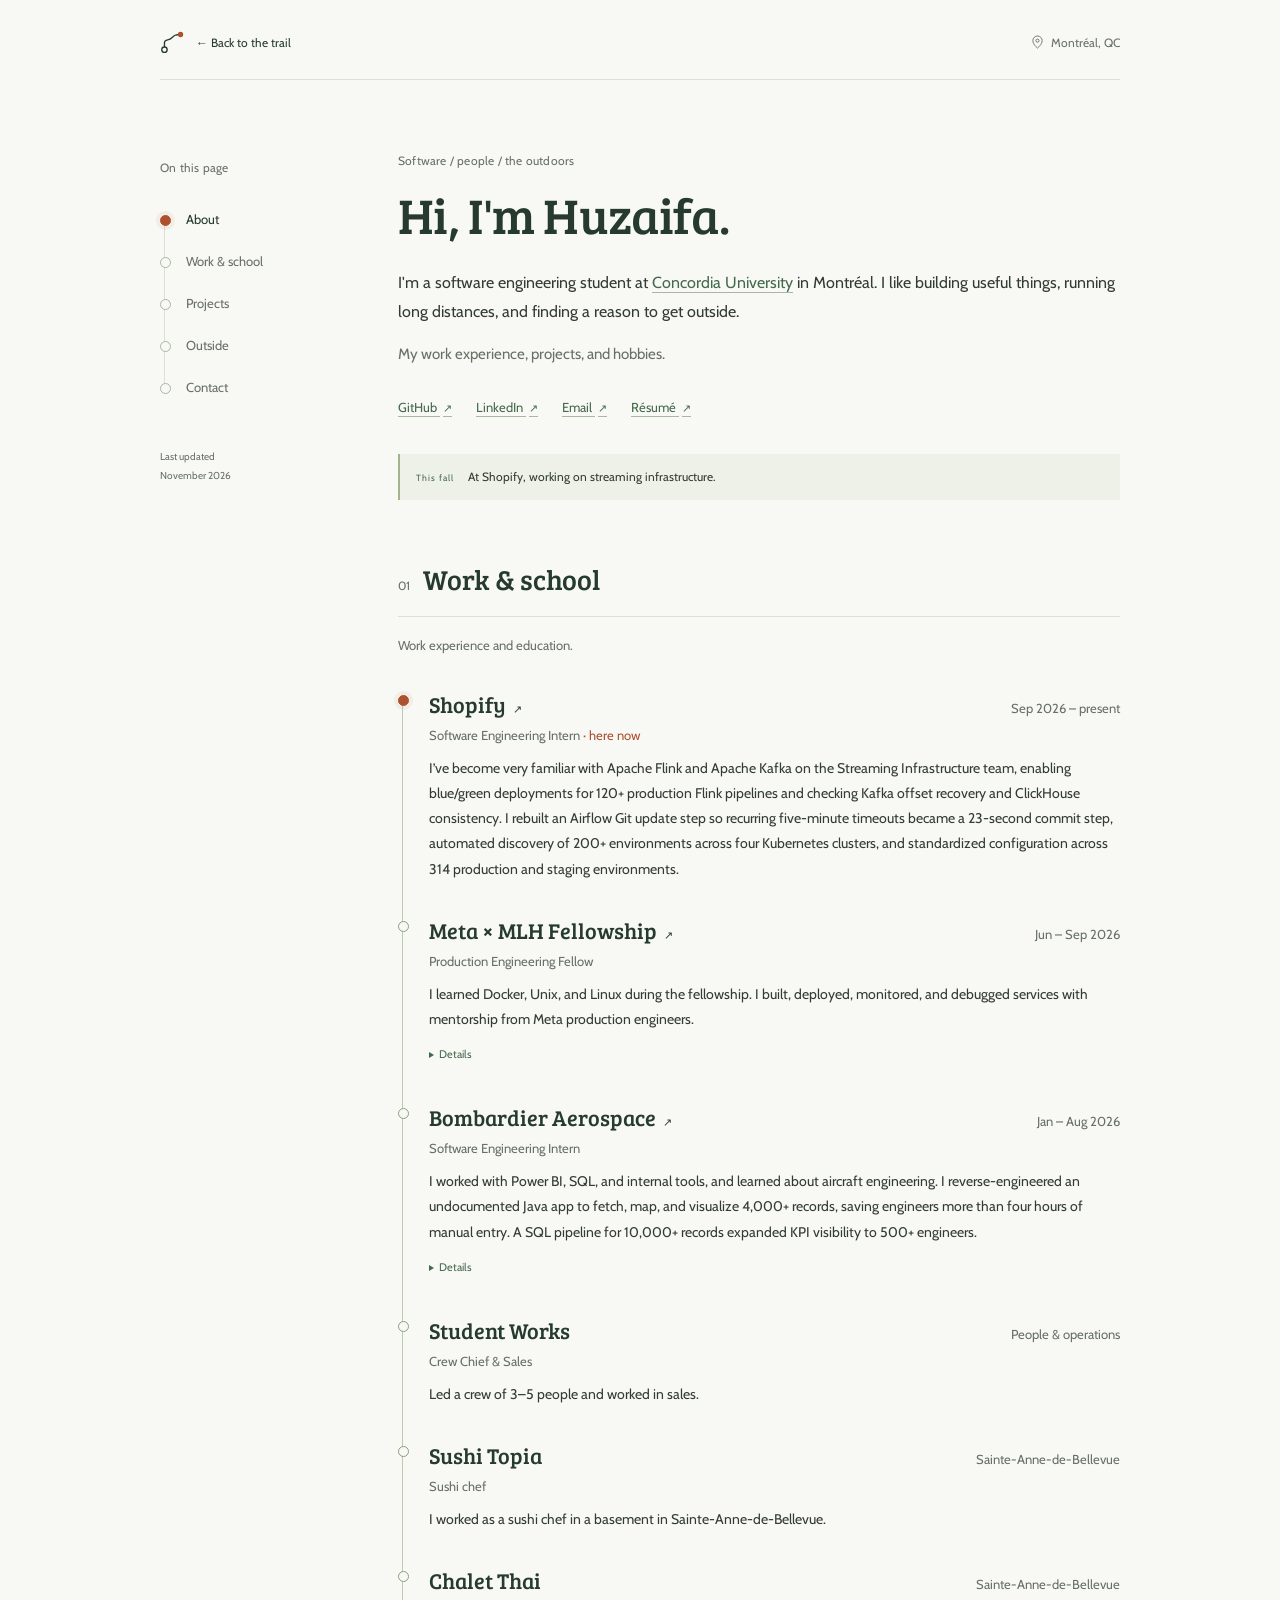
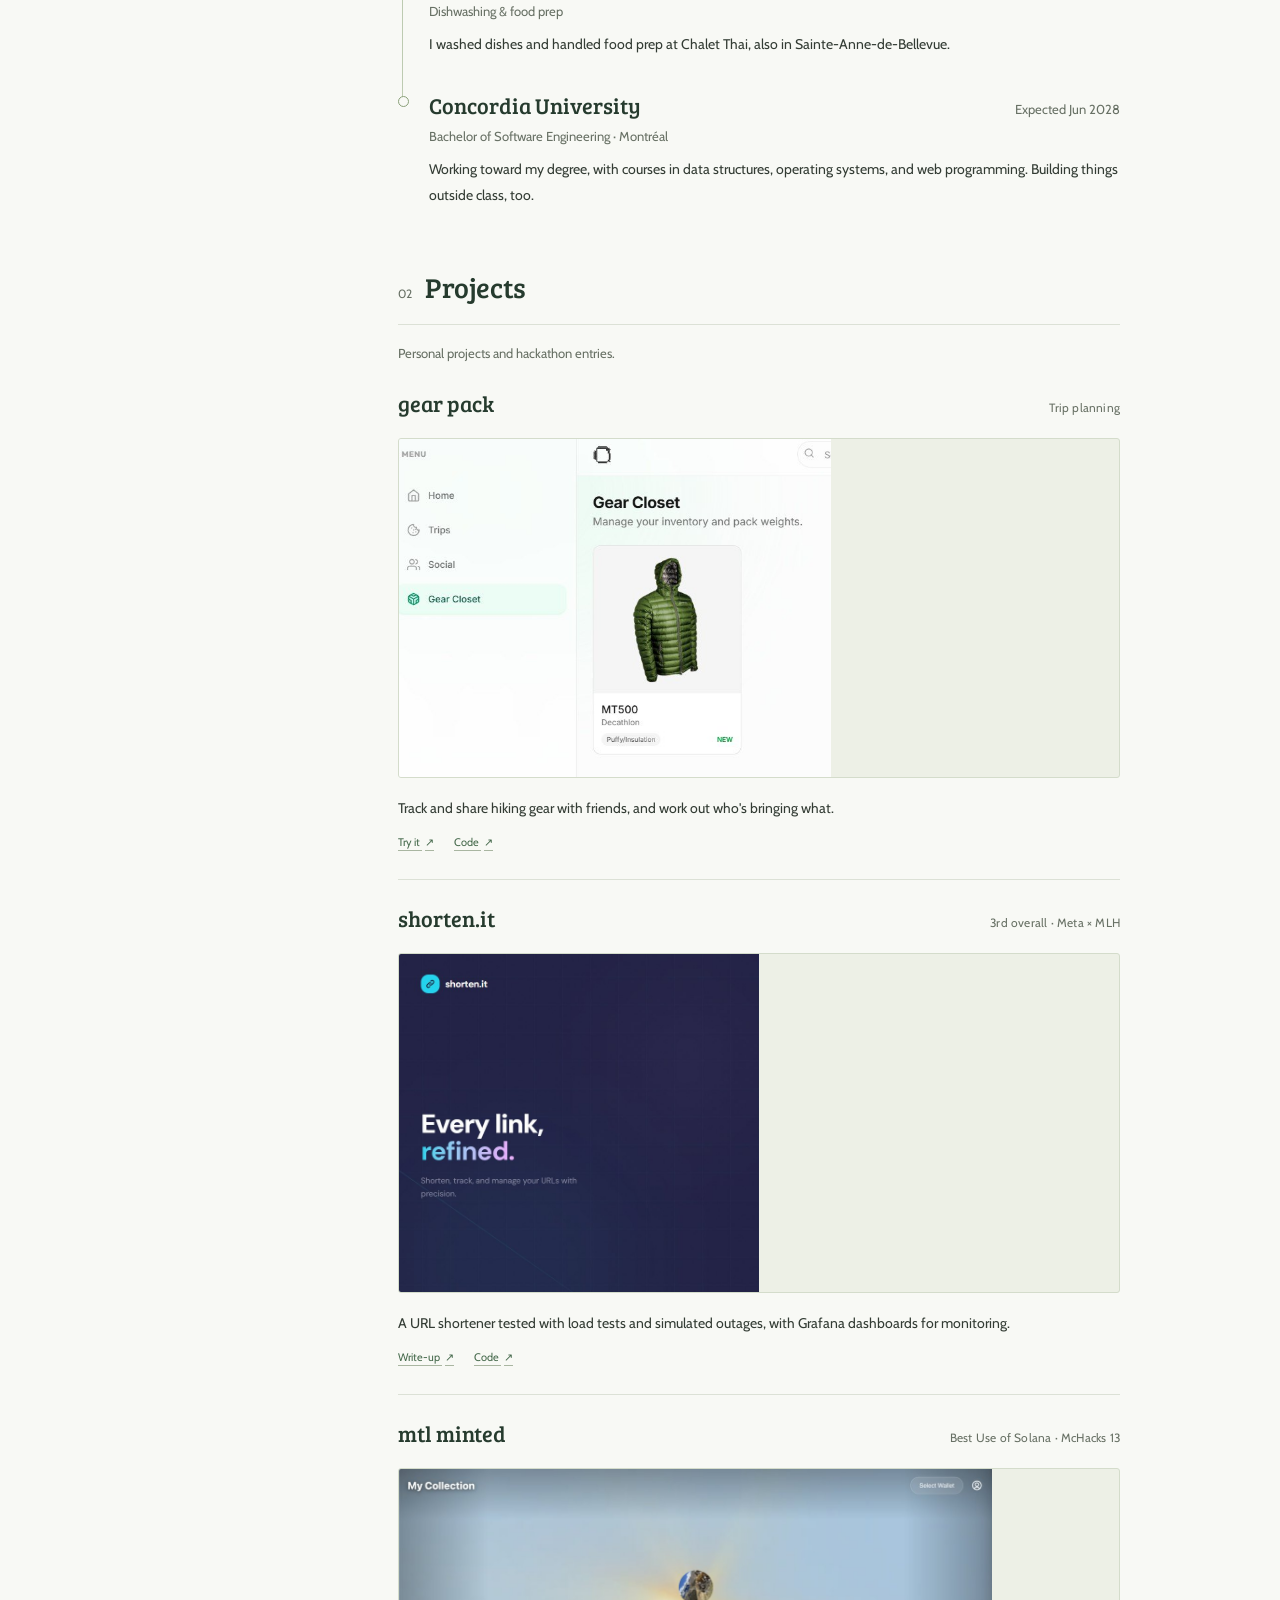
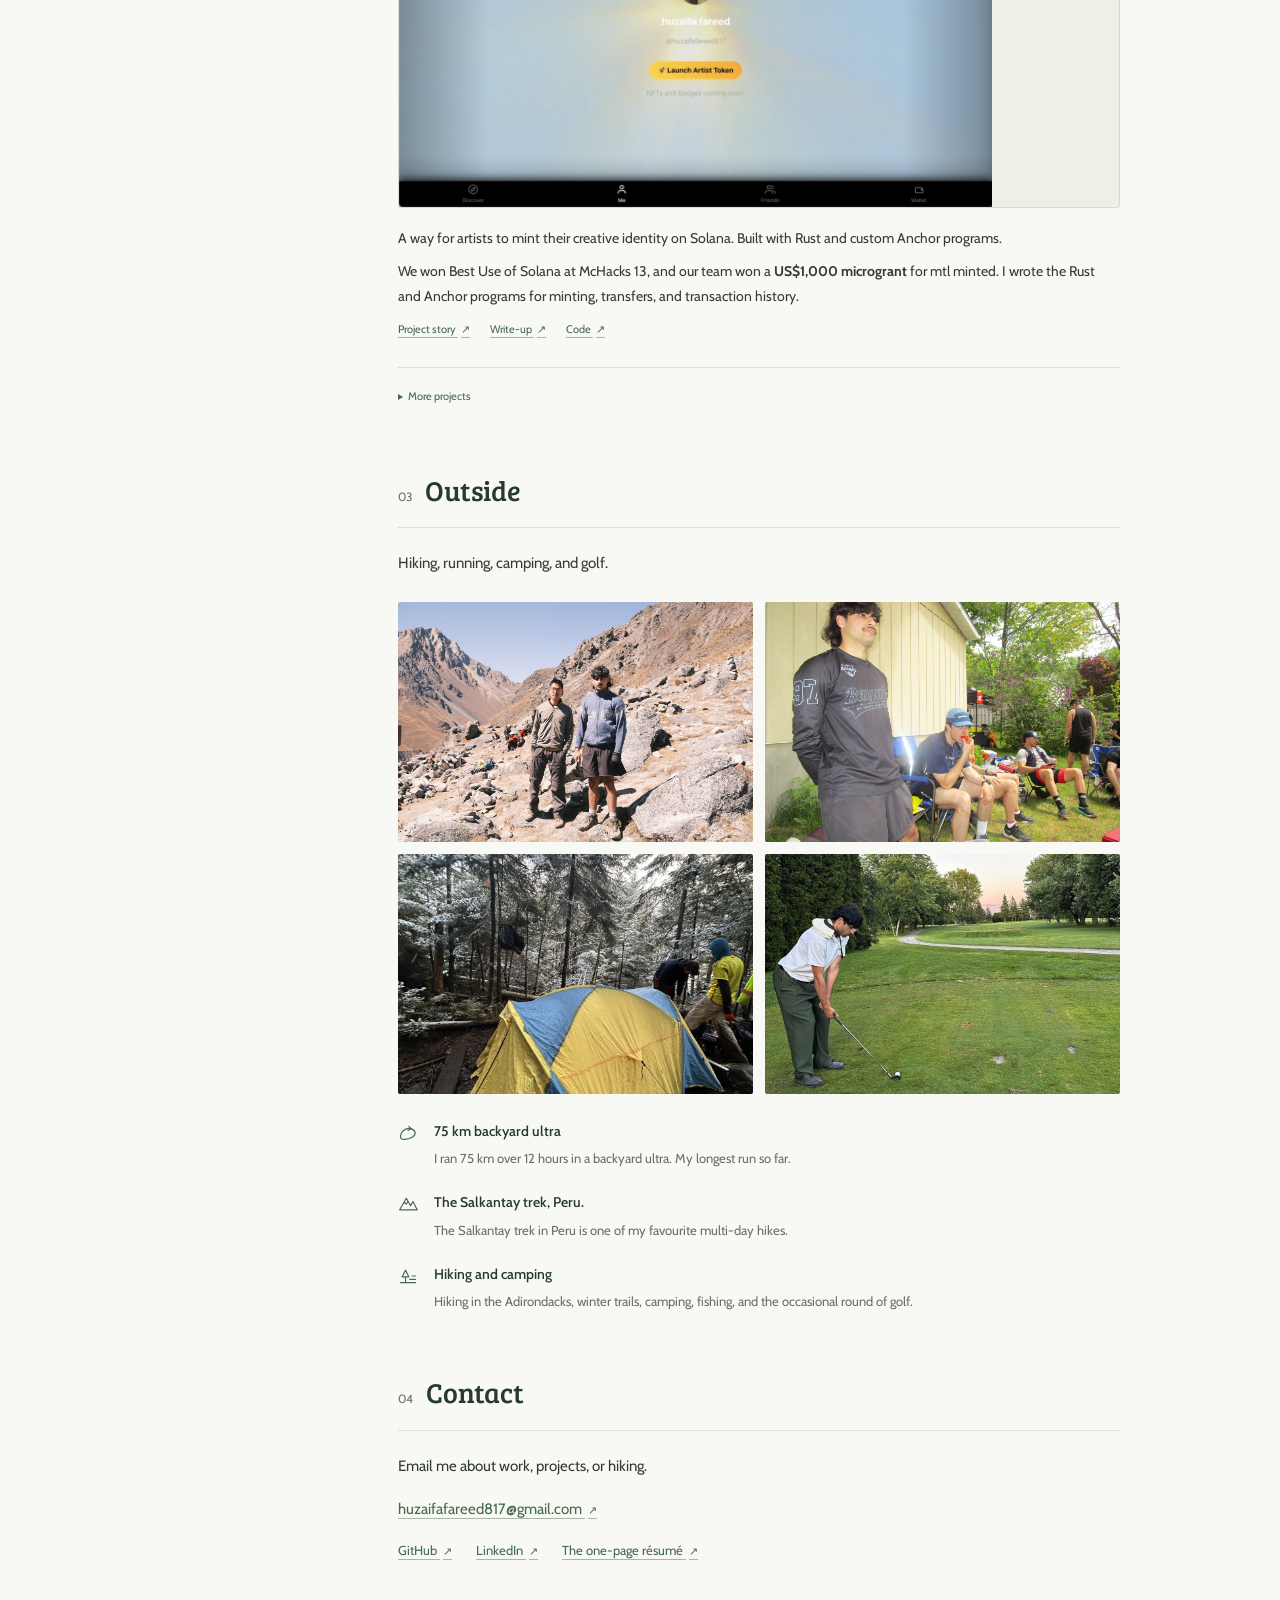
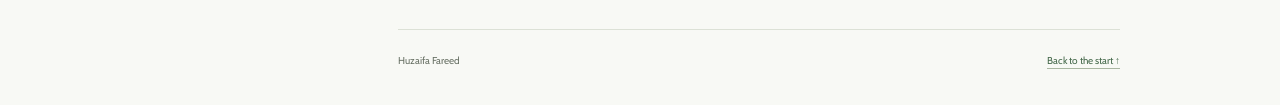
<file: about.html>
<!doctype html><html lang="en"><head><meta charset="UTF-8" /><meta name="viewport" content="width=device-width, initial-scale=1" /><title>Page moved | Huzaifa Fareed</title><link rel="canonical" href="https://zaifnatra.github.io/about/" /><meta http-equiv="refresh" content="0; url=/about/" /></head><body><p>This page has moved. <a href="/about/">Continue to Huzaifa’s website</a>.</p><script>location.replace("/about/" + location.search + location.hash);</script></body></html>
</file>
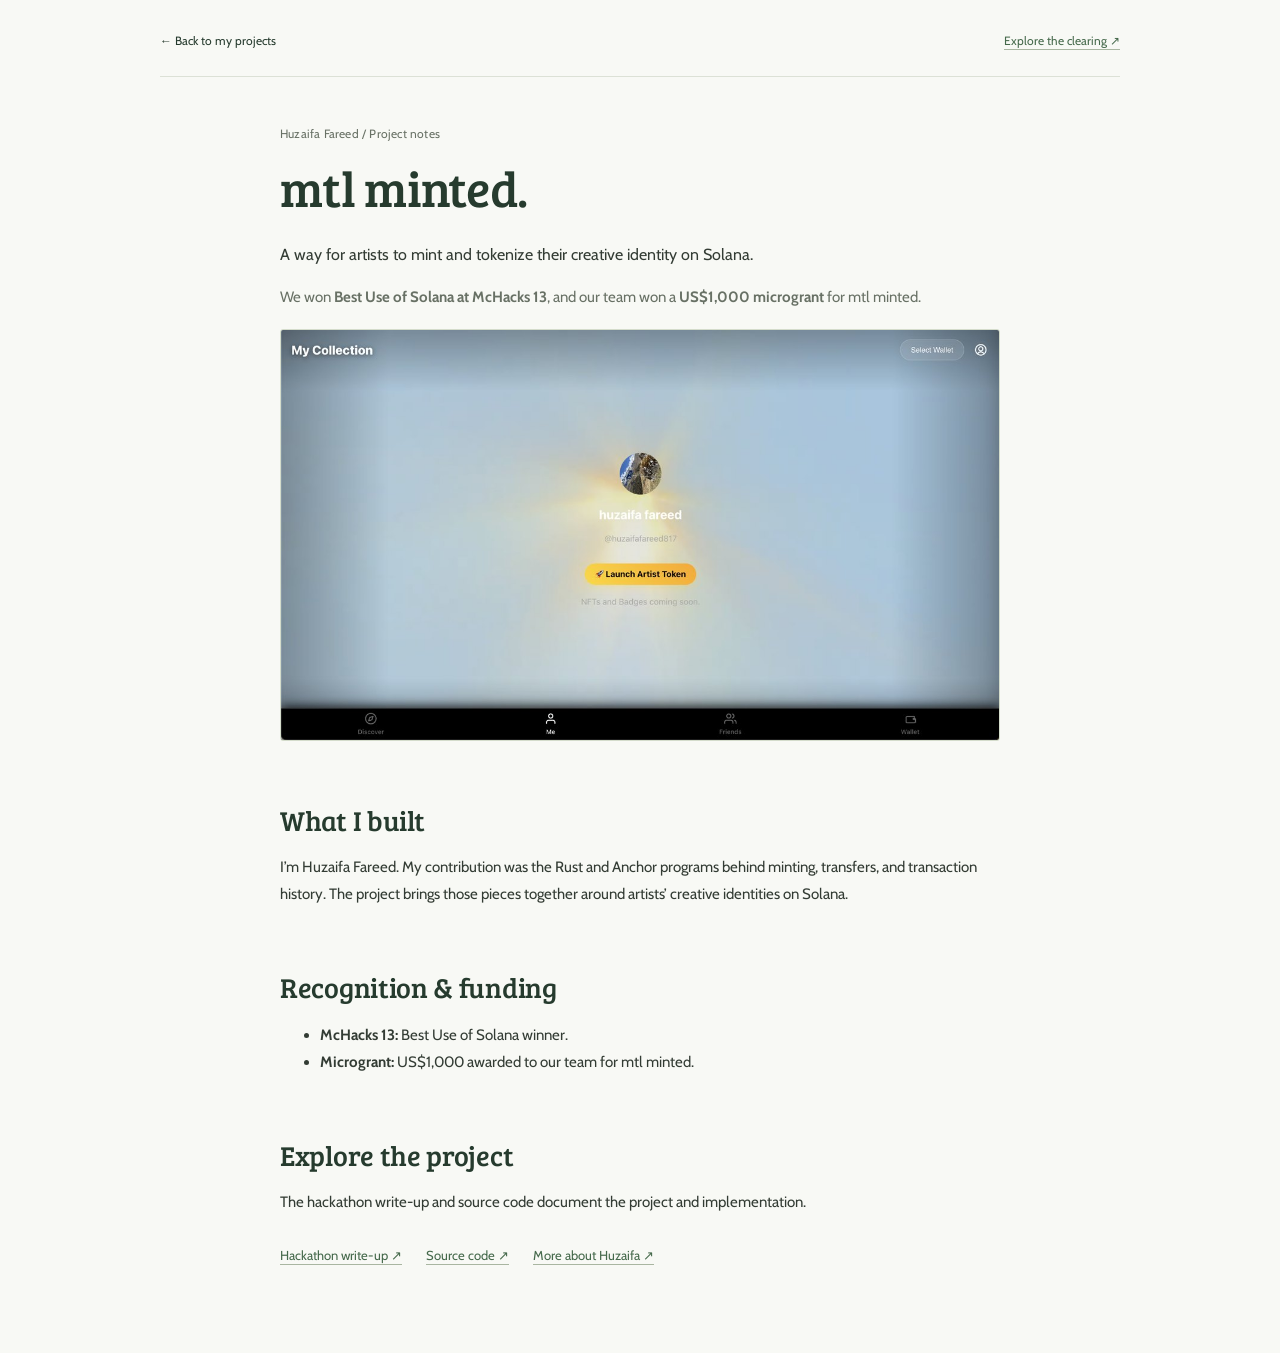
<file: mtl-minted.html>
<!doctype html><html lang="en"><head><meta charset="UTF-8" /><meta name="viewport" content="width=device-width, initial-scale=1" /><title>Page moved | Huzaifa Fareed</title><link rel="canonical" href="https://zaifnatra.github.io/projects/mtl-minted/" /><meta http-equiv="refresh" content="0; url=/projects/mtl-minted/" /></head><body><p>This page has moved. <a href="/projects/mtl-minted/">Continue to Huzaifa’s website</a>.</p><script>location.replace("/projects/mtl-minted/" + location.search + location.hash);</script></body></html>
</file>
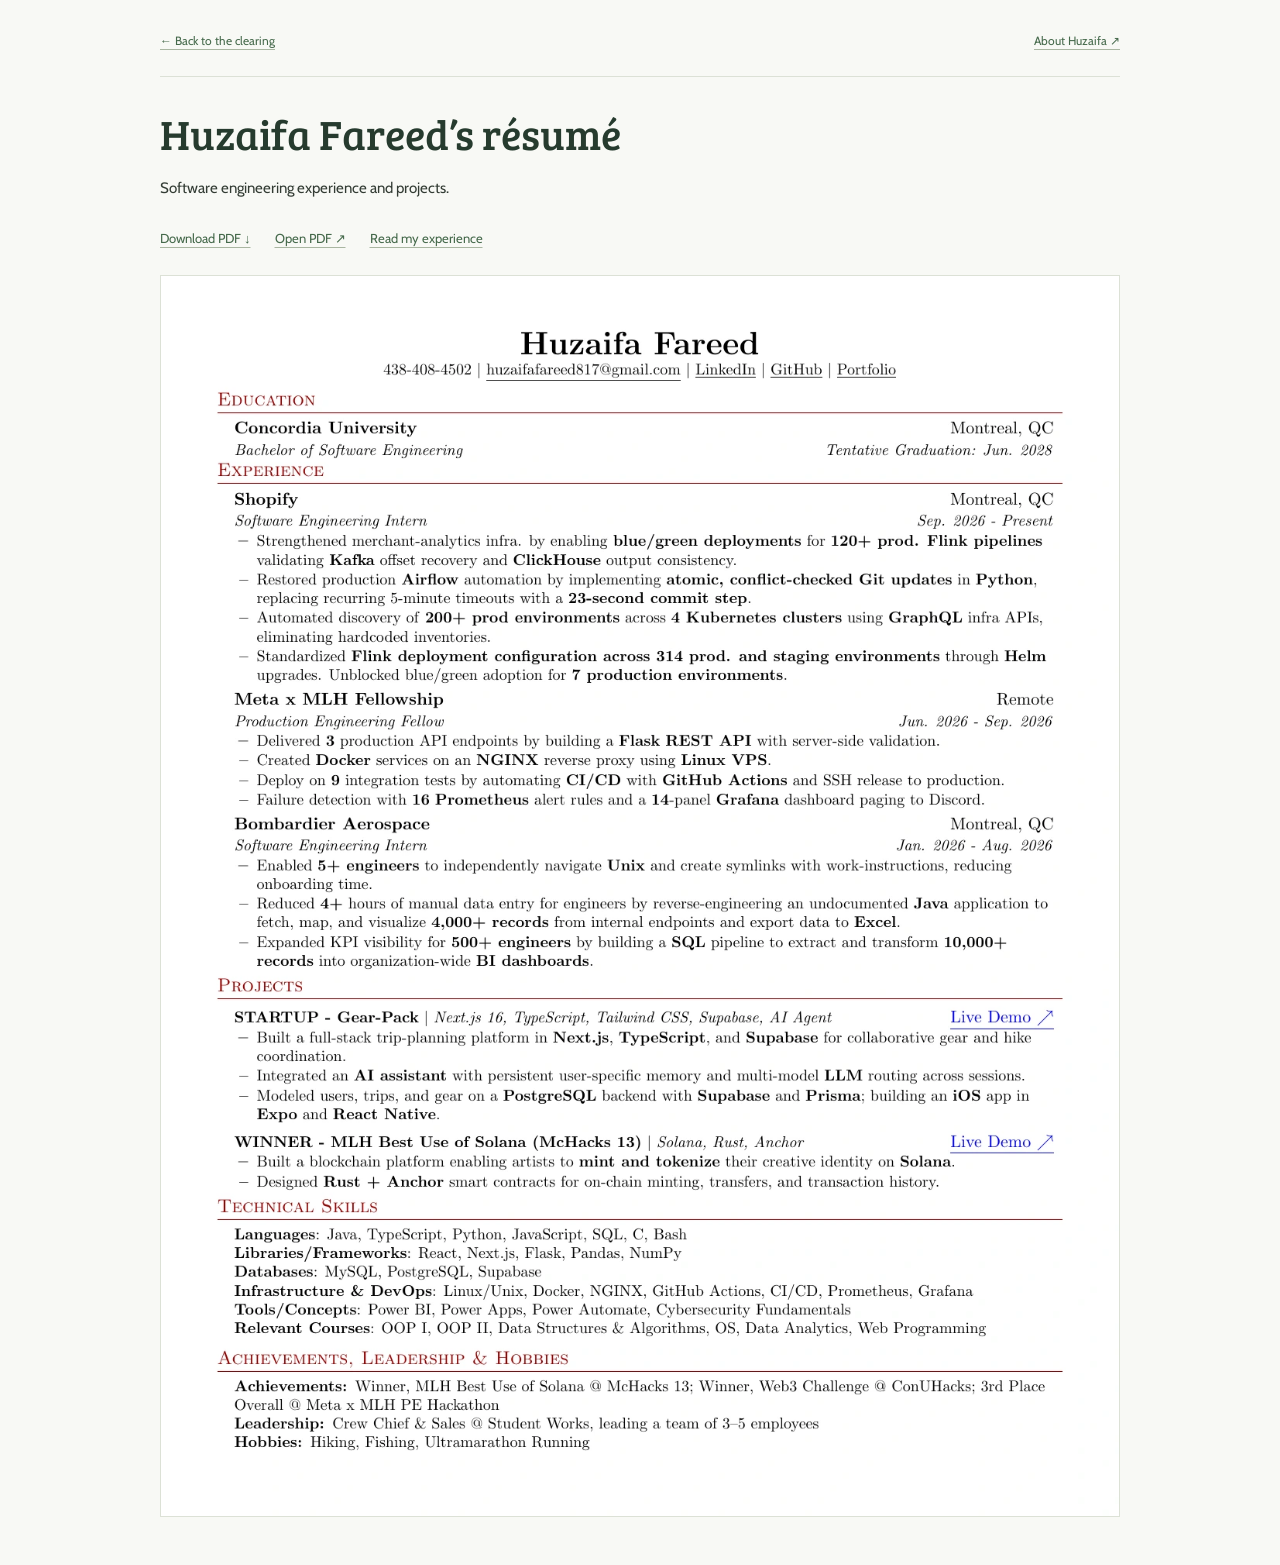
<file: resume.html>
<!doctype html><html lang="en"><head><meta charset="UTF-8" /><meta name="viewport" content="width=device-width, initial-scale=1" /><title>Page moved | Huzaifa Fareed</title><link rel="canonical" href="https://zaifnatra.github.io/resume/" /><meta http-equiv="refresh" content="0; url=/resume/" /></head><body><p>This page has moved. <a href="/resume/">Continue to Huzaifa’s website</a>.</p><script>location.replace("/resume/" + location.search + location.hash);</script></body></html>
</file>
<file: assets/index-wCgNkVpc.css>
@font-face{font-family:"Bree Serif";src:url(/fonts/bree-serif.ttf) format("truetype");font-weight:400;font-style:normal;font-display:swap}@font-face{font-family:Cabin;src:url(/fonts/cabin.ttf) format("truetype");font-weight:400 700;font-style:normal;font-display:swap}:root{--font-heading: "Bree Serif", Rockwell, Georgia, serif;--font-body: "Cabin", "Trebuchet MS", sans-serif}:root{font-family:var(--font-body);color:#f3f0e6;background:#17251f;font-synthesis:none;font-weight:400;--cream:#f3f0e6;--orange:#e4a16b;--muted:#bfc6bb;--line:#ffffff25}*{box-sizing:border-box}body{margin:0;min-width:320px;min-height:100svh}button,a,input,select,textarea{-webkit-tap-highlight-color:transparent}button,input,select,textarea{font:inherit}button,a{touch-action:manipulation}button{cursor:pointer}a{color:inherit;text-decoration:none}button{color:inherit}button:disabled{cursor:wait;opacity:.6}button:focus-visible,a:focus-visible,input:focus-visible,select:focus-visible,textarea:focus-visible{outline:2px solid var(--orange);outline-offset:6px}[hidden]{display:none!important}.landscape{position:fixed;inset:0;background:url(/images/lake-colden.jpg) center 59%/cover no-repeat;filter:saturate(.68);z-index:-3}.shade{position:fixed;inset:0;z-index:-1;pointer-events:none;background:linear-gradient(90deg,#071a18b8,#10211d32 65%),linear-gradient(0deg,#0a1713e8,transparent 32%,#0c201b24 65%,#0c201b8a)}#world{position:fixed;width:100%;height:100%;inset:0;z-index:-2;opacity:0;touch-action:none;outline:none;transition:opacity .8s}.masthead{margin:0 4.5%;height:115px;display:flex;align-items:center;border-bottom:1px solid var(--line);gap:45px}.brand{display:flex;align-items:center;gap:13px;font-size:23px;letter-spacing:3px;font-weight:550}.brand svg{width:42px;height:42px}.brand-sub{display:block;font-size:8px;letter-spacing:2px;margin-top:7px;font-weight:500}.masthead nav{display:flex;margin-left:auto;gap:37px;align-items:center}.nav-link{position:relative;padding:12px 0;background:none;border:0;font-size:12px;font-weight:500;color:#e9ece4}.nav-link span{margin-left:7px;color:#c5cabc}.nav-link.active:after{content:"";position:absolute;bottom:0;left:0;width:23px;height:1px;background:var(--orange)}.icon-button{width:40px;height:40px;border:1px solid #ffffff50;border-radius:50%;display:grid;place-items:center;background:transparent}.icon-button svg{width:19px;height:19px}.icon-button[aria-pressed=true]{background:#f3f0e620;border-color:var(--orange)}#main{min-height:calc(100svh - 218px);display:flex;align-items:center;justify-content:space-between;gap:40px;padding:55px 7.5% 65px 8.7%}.intro{padding-bottom:5px}.eyebrow{font-size:9px;letter-spacing:2px;font-weight:550;display:flex;gap:10px;align-items:center;line-height:1.7}.live-dot{display:inline-block;width:6px;height:6px;background:var(--orange);border-radius:50%;flex-shrink:0}.intro h1{font-family:var(--font-heading);font-weight:400;font-size:clamp(76px,7.5vw,124px);line-height:.98;letter-spacing:-3px;margin:32px 0 25px}.intro h1 em{font-weight:400;color:#e4d7b8}.intro-copy{font-size:14px;line-height:1.9;color:#e0e3da;font-weight:400;margin:0 0 31px}.enter-row{display:flex;gap:23px;align-items:center}.primary-button{background:var(--cream);color:#23352b;border:0;padding:18px 22px;display:flex;align-items:center;justify-content:space-between;gap:30px;font-size:12px;font-weight:650;border-radius:2px;min-height:52px}.primary-button:hover{background:#dfc8a6}.primary-button>span:last-child{font-size:20px;line-height:1}.enter-note{font-family:var(--font-body);font-style:italic;font-size:12px;line-height:1.6;color:#d1d5c8}.experience-meta{display:flex;align-items:center;gap:14px;font-size:8px;letter-spacing:1.3px;color:#c7cfc1;margin-top:31px}.experience-meta span{display:flex;gap:8px;align-items:center}.experience-meta svg{width:15px;height:15px}.experience-meta i{height:3px;width:3px;background:#c7cfc1;border-radius:50%}.route-card{width:290px;flex-shrink:0;align-self:flex-end;margin-bottom:4px;padding:25px 25px 20px;border:1px solid #e1e8d536;background:#14291d66;-webkit-backdrop-filter:blur(18px);backdrop-filter:blur(18px);border-radius:3px}.card-heading{display:flex;justify-content:space-between;font-size:8px;letter-spacing:1.5px;color:#e4e9dc}.card-heading span:last-child{color:#aebba7;letter-spacing:1px}.route-list{list-style:none;padding:28px 0 0;margin:0}.route-list li{display:flex;position:relative;gap:16px;padding:0 0 27px;align-items:flex-start}.route-list li:not(:last-child):before{content:"";position:absolute;top:7px;bottom:-4px;left:4px;width:1px;background:#c3d0b34d}.route-dot{z-index:1;display:block;flex-shrink:0;width:9px;height:9px;border:1px solid #bac4af;border-radius:50%;margin-top:5px;background:#324736}.selected .route-dot{background:var(--orange);border:2px solid #14291d;box-shadow:0 0 0 1px var(--orange)}.route-list strong{font-weight:500;font-size:12px;display:block;line-height:1.4}.route-list div>span{display:block;font-size:9px;color:#bdc8b3;margin-top:5px;line-height:1.5}.you-tag{font-size:7px;letter-spacing:1px;color:#e8bb8f;margin-left:auto;margin-top:5px}.route-link{display:flex;width:100%;background:transparent;border:0;border-top:1px solid var(--line);padding:17px 0 12px;text-align:left;justify-content:space-between;font-size:11px}.route-footnote{font-size:8px;color:#b3bea9;line-height:1.6;display:block}.footer{display:flex;align-items:center;justify-content:space-between;margin:0 4.5%;border-top:1px solid var(--line);height:103px;gap:28px}.footer-place{display:flex;gap:12px;align-items:center}.pin{font-size:28px;font-weight:400;color:#e2b581}.footer-place strong{font-size:10px;font-weight:500;display:block}.footer-place div>span{display:block;font-size:9px;margin-top:6px;color:#aebba9}.credits-button{background:transparent;border:0;padding:12px 0;font-size:10px;color:#d7dece}.credits-button span{margin-left:8px}.footer-mark{font-size:7px;letter-spacing:1.7px;color:#c0cabb}dialog{border:1px solid #dcdcc9;background:#f1efe5;color:#26392d;width:min(570px,calc(100vw - 32px));max-height:calc(100svh - 40px);padding:33px 37px;border-radius:3px;box-shadow:0 30px 100px #0005}dialog::backdrop{background:#07140f9e;-webkit-backdrop-filter:blur(10px);backdrop-filter:blur(10px)}.dialog-top{display:flex;align-items:center;justify-content:space-between;gap:16px}.dialog-top .eyebrow{color:#687b67;font-size:8px}.close-button{border:1px solid #26392d33;border-radius:50%;background:transparent;min-width:32px;height:32px;font-size:21px;line-height:1}.close-button:hover{background:#dedfcf}dialog h2{font-family:var(--font-heading);font-size:49px;line-height:1.05;letter-spacing:-1px;font-weight:400;margin:24px 0 15px}dialog h3{font-size:17px;font-weight:500}dialog p{font-size:12px;line-height:1.8;color:#5c6b5c}dialog p a{text-decoration:underline;text-underline-offset:3px}.dialog-lead{margin-bottom:25px}.map-dialog{width:min(1000px,calc(100vw - 32px))}.map-layout{display:grid;grid-template-columns:1.15fr 1fr;gap:35px;align-items:center}.trail-map{background:#e2e5d8;border:1px solid #c6cdba;border-radius:3px;overflow:hidden}.trail-map svg{display:block;width:100%;height:auto}.map-notes .eyebrow{color:#7a816b}.trail-option{display:flex;gap:13px;padding:14px 0;border-top:1px solid #bac1af70}.trail-color{flex-shrink:0;width:7px;height:7px;border-radius:50%;margin-top:5px}.blue{background:#597c99}.yellow{background:#b99250}.trail-option strong{font-weight:550;font-size:13px}.trail-option p{font-size:11px;line-height:1.8;margin:5px 0 0}.map-google{background:#284233;color:var(--cream);font-size:11px;margin-top:13px;padding:14px 16px}.map-google:hover{background:#3d5a43}.map-caption{font-size:10px!important;color:#7e8776!important;line-height:1.8!important}.text-link{border:0;border-bottom:1px solid #69785a75;background:transparent;color:#43593c;display:inline-block;font-size:11px;padding:5px 0;margin-top:10px}#register-form{display:grid;gap:9px}#register-form label{font-size:8px;letter-spacing:1.5px;margin-top:12px}input,select,textarea{border:1px solid #bac3ae;border-radius:2px;padding:12px;background:#faf9f3;color:#26392d;font-size:13px;width:100%}textarea{resize:vertical}#register-form .primary-button{margin-top:12px;background:#284233;color:var(--cream)}#saved-entry{margin:20px 0;padding:20px;background:#e1e5d6;border-left:2px solid #748565}#saved-entry p{white-space:pre-wrap;overflow-wrap:anywhere}.controls-list>div{display:flex;align-items:center;justify-content:space-between;gap:25px;padding:18px 0;border-bottom:1px solid #cbd1c1}.controls-list dt{font-size:12px;display:flex;gap:4px;flex-shrink:0}.controls-list dd{font-size:11px;line-height:1.6;color:#64715c;margin:0;text-align:right}kbd{font:10px var(--font-body);display:inline-grid;place-items:center;border:1px solid currentColor;border-radius:3px;min-width:22px;height:23px;padding:3px}.toggle-label{display:flex;align-items:center;gap:10px;font-size:12px;margin-top:20px}.toggle-label input{width:16px;accent-color:#557447}.walking #world{opacity:1;z-index:0}.walking .shade{z-index:1;background:linear-gradient(180deg,#07170eaa,transparent 25%,transparent 70%,#07170eaa)}.walking .masthead,.walking #main,.walking .footer{position:relative;z-index:2}.walking #main{pointer-events:none;padding:0;min-height:calc(100svh - 218px)}.walking .intro,.walking .route-card{display:none}.scene-hud{position:fixed;inset:116px 4.5% 103px;pointer-events:none}.scene-hud button,.touch-controls{pointer-events:auto}.scene-heading{position:absolute;top:28px;left:0}.scene-heading h2{font:400 35px var(--font-heading);margin:12px 0 3px}.scene-heading p{font-size:10px;color:#dbe2d1}.scene-heading .eyebrow{font-size:7px;letter-spacing:1.4px}.compass{position:absolute;top:30px;left:50%;transform:translate(-50%);display:flex;gap:23px;font-size:9px;color:#e0e6d9}.compass i{position:absolute;top:23px;left:50%;border-left:3px solid transparent;border-right:3px solid transparent;border-bottom:5px solid var(--orange)}.walk-stats{position:absolute;bottom:23px;left:0;font-size:10px;display:flex;gap:7px;align-items:center}.divider{color:#b0b8a8;margin:0 5px}.scene-controls{position:absolute;bottom:13px;right:0;display:flex;gap:8px}.glass-button{padding:12px 14px;background:#17291fab;-webkit-backdrop-filter:blur(12px);backdrop-filter:blur(12px);border:1px solid #e1e8d536;border-radius:3px;font-size:9px}.glass-button span{padding-left:10px;color:#e6ba89}.walk-hint{position:absolute;bottom:72px;left:50%;transform:translate(-50%);font-size:10px;white-space:nowrap;text-shadow:0 1px 8px #000}.walk-hint span{padding:0 10px;opacity:.6}.interact-button{position:absolute;top:60%;left:50%;transform:translate(-50%);display:flex;align-items:center;gap:15px;border:1px solid #e7e8d175;background:#192b20de;-webkit-backdrop-filter:blur(14px);backdrop-filter:blur(14px);border-radius:3px;padding:16px 20px;font-size:12px;white-space:nowrap}.interact-button kbd{color:#edbf88}.touch-controls{display:none;position:absolute;left:0;bottom:75px;width:132px;grid-template-columns:repeat(3,40px);gap:5px}.touch-controls button{background:#14291dc9;border:1px solid #d1dec566;border-radius:5px;width:40px;height:40px;touch-action:none}.touch-controls button:first-child{grid-column:2}.touch-controls button:nth-child(2){grid-column:1}.touch-controls button:active{background:#d4a476}#notice{position:fixed;bottom:27px;left:50%;transform:translate(-50%);z-index:8;background:#f2eddf;color:#284233;padding:14px 20px;border-radius:3px;font-size:12px;box-shadow:0 5px 40px #0003;max-width:calc(100vw - 40px);text-align:center;display:none}#notice.show{display:block}#loading{position:fixed;inset:0;background:#13251de6;z-index:10;display:flex;flex-direction:column;justify-content:center;align-items:center;gap:20px;font-size:13px}.loading-ring{height:36px;width:36px;border:1px solid #ffffff30;border-top-color:#e5bd8e;border-radius:50%;animation:spin 1.2s linear infinite}.noscript{position:fixed;bottom:15px;left:15px;right:15px;padding:18px;background:#f1efe5;color:#26392d;z-index:10;font-size:13px}.noscript a{text-decoration:underline}@keyframes spin{to{transform:rotate(360deg)}}@media(min-width:1600px){#main{padding-top:80px;padding-bottom:100px}.route-card{width:320px;padding:30px}.intro-copy{font-size:16px}.route-list strong{font-size:13px}}@media(max-width:1000px){.masthead{height:95px;gap:25px}.masthead nav{gap:22px}#main{padding:45px 6% 55px;min-height:calc(100svh - 190px)}.intro h1{font-size:86px}.route-card{width:260px;padding:22px}.footer{height:95px}.footer-mark{display:none}.walking #main{min-height:calc(100svh - 190px)}.scene-hud{inset:96px 4.5% 95px}.brand{font-size:19px}.brand-sub{font-size:6px}.brand svg{width:37px}}@media(max-width:760px){.masthead{height:88px;gap:19px;margin:0 6%}.masthead nav{gap:20px}.masthead .nav-link{font-size:11px}.masthead .nav-link.active,.masthead a.nav-link{display:none}.brand{font-size:18px;letter-spacing:2px;gap:9px}.brand-sub{letter-spacing:1.3px;font-size:6px}.brand svg{width:32px;height:32px}.icon-button{width:34px;height:34px;flex-shrink:0}#main{display:block;padding:52px 8% 40px;min-height:0}.intro h1{font-size:clamp(70px,12.7vw,95px);margin:26px 0 22px;letter-spacing:-2px}.intro-copy{font-size:13px}.eyebrow{font-size:8px;letter-spacing:1.4px}.primary-button{font-size:11px;padding:17px 19px;gap:27px}.enter-row{gap:17px}.enter-note{font-size:11px}.experience-meta{font-size:7px;gap:9px;letter-spacing:1px}.route-card{width:100%;margin-top:43px;padding:23px}.route-list{display:grid;grid-template-columns:1fr 1fr;gap:15px;padding-top:24px}.route-list li{padding-bottom:10px;gap:11px}.route-list li:not(:last-child):before{display:none}.route-list strong{font-size:11px}.route-list div>span{font-size:8px;max-width:120px}.you-tag{display:none}.route-link{margin-top:10px;padding-top:16px}.footer{height:auto;min-height:95px;margin:0 6%;padding:22px 0;gap:17px;align-items:flex-start;flex-direction:column}.footer-place strong{font-size:9px}.footer-place div>span{font-size:8px}.credits-button{font-size:9px;margin-left:34px;padding:0}.landscape{background-position:57% center}.shade{background:linear-gradient(90deg,#071a18b0,#10211d40),linear-gradient(0deg,#0a1713ed,transparent 80%)}.map-layout{grid-template-columns:1fr;gap:24px}dialog{padding:24px}dialog h2{font-size:43px}.map-notes h3{font-size:18px}.walking .footer{height:76px;min-height:76px;padding:16px 0}.walking .footer .credits-button{display:none}.walking #main{min-height:calc(100svh - 164px)}.scene-hud{inset:89px 6% 76px}.scene-heading{top:20px}.scene-heading h2{font-size:29px}.scene-heading .eyebrow{font-size:6px}.scene-heading p{font-size:9px;max-width:180px}.compass{left:auto;right:0;transform:none;gap:11px;top:26px}.walk-hint{display:none}.scene-controls{bottom:18px;gap:6px;flex-direction:column;align-items:flex-end}.glass-button{font-size:8px;padding:10px 12px}.walk-stats{bottom:25px;font-size:8px;flex-wrap:wrap;max-width:160px;line-height:1.8}.walk-stats .divider,.walk-stats .divider+span{display:none}.touch-controls{display:grid}.interact-button{top:52%;font-size:10px;padding:13px 15px;gap:10px}.scene-heading{max-width:70%}.controls-list>div{gap:15px}.controls-list dt,.controls-list dd{font-size:10px}}@media(pointer:coarse){.touch-controls{display:grid}.walk-hint{display:none}}@media(prefers-reduced-motion:reduce){*{scroll-behavior:auto!important;transition:none!important}.loading-ring{animation:none}}.clear-entry{margin-left:18px;color:#88634d}.walking{overflow:hidden}.booting .intro,.booting .route-card{visibility:hidden}.booting #main{min-height:calc(100svh - 190px)}.personal-brand{font-family:var(--font-heading);font-size:27px;letter-spacing:0;font-weight:400}.personal-brand .brand-sub{font-family:var(--font-body);font-size:7px;letter-spacing:1.5px}.masthead{height:94px;margin:0 3.5%;gap:26px}.masthead nav{gap:26px}.nav-link{font-size:11px}.walking .masthead{background:linear-gradient(180deg,#0c1c1740,transparent)}.welcome-note{position:absolute;left:0;top:44px;width:320px;pointer-events:auto;padding:0 8px 15px 0;text-shadow:0 2px 16px #0c171b80;transition:opacity .6s,transform .6s}.welcome-note .eyebrow{font-size:7px;letter-spacing:1.6px}.welcome-note h1{font:400 49px/1.1 var(--font-heading);letter-spacing:-1px;margin:19px 0 13px}.welcome-note p{font-size:12px;line-height:1.9;color:#e2e9dc}.welcome-actions{display:flex;gap:15px;align-items:center;margin-top:21px}.welcome-actions button{border:0;border-bottom:1px solid #f2e5cc77;background:transparent;padding:7px 0;font-size:10px}.welcome-actions button:first-child{color:#f0d7ac}.welcome-actions button:last-child{color:#c0cbb9;font-size:9px}.welcome-actions button span{margin-left:8px}.handwritten{font:italic 12px var(--font-body);color:#c5cdb9;display:block;margin-top:24px}.welcome-note.dismissed{opacity:0;transform:translateY(-10px);pointer-events:none;visibility:hidden}.scene-hud{inset:95px 3.5%}.walking #main{min-height:calc(100svh - 189px)}.place-marker{position:absolute;right:0;top:32px;display:flex;align-items:center;gap:8px;font-size:7px;letter-spacing:1.3px;color:#e2e8da}.place-marker>span:not(.live-dot){opacity:.6;padding:0 4px}.compass{top:32px}.walk-hint{font-size:9px;bottom:25px}.scene-controls{bottom:15px}.walk-stats{bottom:24px;font-size:9px}.interact-button{top:65%;font-size:11px;background:#21382ae8}.personal-footer{height:95px;margin:0 3.5%;gap:20px}.chapter-nav{display:flex;gap:26px}.chapter-nav button{border:0;background:transparent;font-size:11px;padding:10px 0;display:flex;gap:12px;align-items:center}.chapter-nav button>span:first-child{color:#c2b499;font-size:8px;font-family:var(--font-body)}.chapter-nav button>span:last-child{color:#d3be96}.footer-links{display:flex;align-items:center;gap:16px;font-size:8px;color:#bac8b3}.footer-links button{padding:8px 0;border:0;background:transparent;font-size:8px}.footer-links .credits-button{font-size:15px}.footer-place{gap:10px}.footer-place strong{font-size:9px}.footer-place div>span{font-size:8px}.walking .shade{background:linear-gradient(180deg,#07170edb,transparent 30%,transparent 62%,#07170eeb),linear-gradient(90deg,#07170e64,transparent 36%)}#loading{background:#13251d94;-webkit-backdrop-filter:blur(6px);backdrop-filter:blur(6px)}#loading>span:last-of-type{font:400 27px var(--font-heading)}#loading small{font-size:10px;color:#c6cfbb}#loading a{font-size:11px;border-bottom:1px solid #bdc7ad;padding-bottom:5px;margin-top:12px}.portfolio-dialog{padding:34px 42px;scrollbar-color:#9ba58d #e8e9df}.portfolio-dialog-wide{width:min(920px,calc(100vw - 32px))}.portfolio-dialog .dialog-top{position:sticky;top:-34px;background:#f1efe5;z-index:2;padding:15px 0;margin-top:-15px;border-bottom:1px solid #c9cebc80}.portfolio-dialog h2{font-size:60px;margin-top:27px}.portfolio-dialog .dialog-lead{font-size:13px;max-width:580px;line-height:1.9;margin-bottom:32px}.experience-route{border-top:1px solid #bdc8b1}.portfolio-entry{position:relative;padding:27px 0;border-bottom:1px solid #c5ceba}.portfolio-entry-current{border-left:2px solid #ac7047;padding-left:23px}.entry-heading{display:flex;align-items:flex-start;justify-content:space-between;gap:20px}.company-heading{display:flex;align-items:center;gap:14px}.company-logo{width:34px;height:34px;object-fit:contain}.portfolio-entry h3{font:500 19px var(--font-body);margin:0 0 5px}.portfolio-entry p{font-size:12px}.portfolio-entry .entry-meta,.project-card .entry-meta{font-size:10px;color:#7b8671;line-height:1.7;margin:0}.entry-date{font-size:9px;white-space:nowrap;padding-top:4px;color:#7b8671}.work-notes{padding-left:17px;color:#55644e;font-size:12px;line-height:1.9;margin:12px 0}.work-notes li{padding:3px 0}.work-notes strong{font-weight:600;color:#394f35}.tag-row{display:flex;flex-wrap:wrap;gap:6px;margin-top:17px}.tag{font-size:8px;letter-spacing:.4px;border:1px solid #c4cdb8;padding:5px 8px;color:#687659;border-radius:2px}.work-away{background:#e7e9dd;padding:24px;margin-top:24px;border:0}.work-away .eyebrow{font-size:7px;color:#828a70;margin-bottom:10px}.work-away-grid{display:grid;grid-template-columns:1fr 1fr;gap:28px;margin-top:14px}.work-away-grid h4{font:400 23px var(--font-heading);margin:8px 0}.work-away-grid p{font-size:11px;line-height:1.9}.portfolio-footer{display:flex;justify-content:space-between;align-items:center;gap:20px;margin-top:24px;padding-top:15px;border-top:1px solid #c4cdb8;font-size:11px}.portfolio-grid{display:grid;grid-template-columns:1fr 1fr;gap:16px}.project-card{padding:24px;border:1px solid #c6ceba;position:relative;background:#f8f6ee;display:flex;flex-direction:column}.project-featured{background:#e7e9dc}.project-card h3{font:400 33px var(--font-heading);margin:12px 0 8px}.project-card p{font-size:11px;line-height:1.9;margin:8px 0}.project-card .entry-meta{max-width:calc(100% - 22px);font-size:8px;line-height:1.8}.chapter-number{position:absolute;right:22px;top:24px;font:600 11px var(--font-body);color:#8a957b}.project-card .project-detail{font-size:10px;color:#738067}.portfolio-links{margin-top:auto;padding-top:21px;display:flex;gap:22px;font-size:10px}.portfolio-links a{border-bottom:1px solid #a9b49c;padding-bottom:3px}.portfolio-links a span{color:#947953}.project-card .tag-row{padding-bottom:12px}.story-grid{display:grid;grid-template-columns:1fr 1fr;gap:28px}.photo-note{margin:0;background:#f9f7ef;box-shadow:0 3px 12px #26392d09;padding:10px}.photo-note img{width:100%;height:270px;object-fit:cover;display:block}.photo-note figcaption{padding:18px 10px 10px}.photo-note .eyebrow{font-size:7px;letter-spacing:1.1px;color:#7d856d}.photo-note h3{font:400 27px var(--font-heading);line-height:1.1;margin:12px 0}.photo-note p{font-size:11px;line-height:1.9}.photo-note-wide{grid-column:1/-1;display:grid;grid-template-columns:1.2fr 1fr;gap:24px;align-items:center}.photo-note-wide img{height:300px}.photo-note-wide figcaption{padding-right:20px}.contact-address{font-size:17px;display:block;padding:25px 0;border-top:1px solid #c3cbb8;border-bottom:1px solid #c3cbb8;overflow-wrap:anywhere;line-height:1.8}.contact-address span{float:right;color:#9b7c54}.contact-links{display:flex;gap:25px;margin:26px 0 32px;font-size:12px}.contact-location{margin-top:30px!important}.contact-location .eyebrow{font-size:8px;color:#7c876d}@media(max-width:1100px){.masthead nav{gap:19px}.personal-brand{font-size:24px}.chapter-nav{gap:18px}.chapter-nav button{font-size:10px;gap:7px}.footer-links{gap:10px}.footer-place div>span{font-size:7px}.footer-links>a{max-width:65px;line-height:1.8}.place-marker{max-width:200px;flex-wrap:wrap;justify-content:flex-end;font-size:6px}.welcome-note{width:270px}.welcome-note h1{font-size:43px}.welcome-note p{font-size:11px}.walk-hint{bottom:65px}.personal-footer{gap:12px}.footer-place .pin{font-size:22px}}@media(max-width:760px){.personal-brand{font-size:22px;gap:7px}.personal-brand .brand-sub{font-size:5.5px;letter-spacing:1px}.masthead{height:100px;flex-wrap:wrap;gap:0 13px;padding:15px 0 10px;margin:0 5%;align-content:center}.masthead nav{order:3;width:100%;justify-content:space-between;gap:6px;margin:10px 0 0}.masthead .nav-link{display:block!important;font-size:9px;padding:6px 0}.masthead #experience-button{display:none!important}.masthead nav .contact-nav{color:#e1bf95}.masthead>.icon-button{margin-left:auto;width:30px;height:30px}.personal-brand svg{width:30px}.scene-hud{inset:101px 5% 82px}.walking #main{min-height:calc(100svh - 182px)}.welcome-note{top:24px;left:0;width:255px}.welcome-note .eyebrow{font-size:6px}.welcome-note h1{font-size:37px;margin:13px 0 9px}.welcome-note p{font-size:10px;line-height:1.8}.welcome-actions{margin-top:12px;gap:17px}.welcome-actions button{font-size:9px}.welcome-actions button:last-child{font-size:8px}.handwritten{font-size:10px;margin-top:16px}.place-marker{display:none}.compass{top:26px;font-size:7px;gap:9px}.personal-footer,.walking .footer{height:82px;min-height:82px;padding:10px 0;flex-direction:column;gap:8px;margin:0 5%;align-items:stretch;justify-content:center}.personal-footer .footer-place{display:none}.chapter-nav{justify-content:space-between;gap:14px;width:100%;padding:0}.chapter-nav button{font-size:9px;gap:8px;padding:6px 0}.footer-links{display:flex;justify-content:space-between;font-size:7px}.footer-links>a{max-width:unset}.footer-links button{font-size:7px;padding:0}.footer-links .credits-button,.walking .footer .credits-button{display:block;font-size:12px;margin:0}.walk-stats{font-size:7px;bottom:21px}.scene-controls{bottom:15px}.touch-controls{bottom:65px;transform:scale(.9);transform-origin:left bottom}.glass-button{padding:8px 11px;font-size:7px}.interact-button{top:60%;font-size:10px;max-width:95%;white-space:normal;text-align:left}.portfolio-dialog{padding:24px}.portfolio-dialog .dialog-top{top:-24px;padding-top:12px;margin-top:-12px}.portfolio-dialog h2{font-size:45px}.portfolio-dialog .dialog-lead{font-size:12px}.entry-heading{flex-direction:column;gap:8px}.entry-date{font-size:8px;margin-left:48px}.portfolio-entry-current{padding-left:15px}.portfolio-entry h3{font-size:16px}.company-logo{height:28px;width:28px}.company-heading{gap:11px}.portfolio-entry .entry-meta{font-size:9px}.work-notes{font-size:11px;line-height:1.8}.work-away{padding:18px}.work-away-grid{grid-template-columns:1fr;gap:6px}.portfolio-grid{grid-template-columns:1fr;gap:14px}.project-card{padding:21px}.project-card h3{font-size:32px}.story-grid{grid-template-columns:1fr;gap:22px}.photo-note-wide{display:block;grid-column:auto}.photo-note img,.photo-note-wide img{height:auto;max-height:370px;object-fit:cover;aspect-ratio:1.2}.photo-note figcaption{padding:18px 10px 12px}.portfolio-footer{font-size:10px;align-items:flex-start;flex-wrap:wrap;gap:12px}.portfolio-footer .text-link{font-size:10px}.contact-address{font-size:13px}.contact-links{font-size:11px;gap:22px}.portfolio-entry p{font-size:11px}.welcome-note.dismissed{display:none}}.project-image-link{display:block;position:relative;margin:-24px -24px 21px;background:#d8dfcf;border-bottom:1px solid #c6ceba;overflow:hidden}.project-image{width:100%;height:210px;object-fit:contain;display:block;background:#e0e5d9}.project-image-link>span{position:absolute;right:8px;bottom:8px;background:#f6f3e7eb;padding:5px 8px;color:#405039;font-size:8px}.project-card .chapter-number{position:static;float:right;align-self:flex-end;margin-top:-4px;margin-bottom:5px}.project-card .entry-meta{max-width:100%}@media(max-width:760px){.project-image-link{margin:-21px -21px 20px}.project-image{height:190px}}.folio-dialog{width:min(1080px,calc(100vw - 32px));padding:30px 36px 26px;background:#f1efe5}.folio-dialog .dialog-top{top:-30px}.folio-dialog h2{font-size:45px;line-height:1.02;margin:20px 0 13px}.folio-dialog h2 br{display:none}.folio-dialog h2 br:after{content:" "}.folio-dialog .dialog-lead{font-size:11px;line-height:1.8;max-width:650px;margin-bottom:23px}.folio-reader{position:relative}.folio-spread{display:grid;grid-template-columns:1fr 1fr;min-height:370px;border:1px solid #c7cbb8;border-radius:3px 7px 7px 3px;background:#f8f5ea;box-shadow:0 3px #dcded0,0 5px #cbd0bd,0 10px 25px #2a3e2710;transform-origin:50% 50%;will-change:transform}.folio-image-page{margin:0;padding:22px 25px 20px;display:flex;flex-direction:column;background:linear-gradient(90deg,#e9e9dc,#f4f1e7 94%,#c4c5b82e);min-width:0;border-right:1px solid #c7cbb8}.folio-page-eyebrow{font-size:6.5px;letter-spacing:1.5px;color:#7f8a70;display:block;margin-bottom:17px}.folio-image-page>a{display:flex;flex-direction:column;position:relative;align-items:center;justify-content:center;flex:1;min-height:230px;max-height:350px;overflow:hidden;background:#e1e5d9;border:7px solid #fffdf3;box-shadow:0 3px 12px #35442b14}.folio-image-page img{width:100%;height:100%;max-height:310px;object-fit:contain;display:block;background:#e1e5d9}.folio-photo-image>a{background:#e3e5d8}.folio-photo-image img{object-fit:contain;max-height:325px}.folio-image-page>a>span{position:absolute;right:5px;bottom:5px;padding:5px 7px;background:#f7f5ebe6;color:#506345;font-size:7px;line-height:1.3;border-radius:1px}.folio-image-page figcaption{font:400 10px var(--font-body);color:#7b846b;margin:15px 0 0;text-align:center}.folio-text-page{position:relative;padding:39px 29px 25px;display:flex;flex-direction:column;min-width:0;background:linear-gradient(90deg,#d4d4c52e,#f8f5ea 5%,#faf6eb)}.folio-page-number{position:absolute;top:15px;right:23px;font-size:8px;font-family:var(--font-body);color:#9aa18a}.folio-text-page .folio-kicker{font-size:7px;letter-spacing:1px;text-transform:uppercase;line-height:1.7;color:#7b886a;margin:0 0 13px;max-width:95%}.folio-text-page h3{font:400 38px/1.08 var(--font-heading);letter-spacing:-.5px;margin:0 0 15px;color:#344b34}.folio-text-page .folio-copy{font-size:11px;line-height:1.9;color:#53634b;margin:0 0 12px}.folio-text-page .folio-detail{font-size:10px;line-height:1.9;color:#748067;margin:0 0 13px}.folio-text-page .tag-row{margin-top:3px;gap:5px;margin-bottom:15px}.folio-text-page .tag{font-size:7px;padding:4px 7px}.folio-text-page .portfolio-links{margin-top:auto;padding-top:18px;gap:20px;flex-wrap:wrap;font-size:10px}.folio-personal-note{font:400 11px/1.7 var(--font-body);color:#8c947c;margin-top:auto;padding-top:26px}.folio-navigation{display:flex;align-items:center;justify-content:space-between;gap:15px;padding:21px 0 9px;margin-top:4px}.folio-navigation button{border:1px solid #b9c3a9;background:#e7eadc;color:#455d3c;padding:12px 15px;display:flex;align-items:center;gap:17px;font-size:10px;border-radius:3px;min-height:42px;transition:background .16s}.folio-navigation button:hover:not(:disabled){background:#d9e1ca}.folio-navigation button:disabled{cursor:default;opacity:.36}.folio-navigation button>span{color:#7c8d66;font-size:15px;line-height:1}.folio-page-count{font-size:9px;letter-spacing:.8px;color:#7d896c;font-variant-numeric:tabular-nums;text-align:center;white-space:nowrap}.folio-dialog .folio-keyboard-hint{font-size:8px;color:#939b84;text-align:center;margin:3px 0 0;line-height:1.5}.folio-dialog .portfolio-footer{margin-top:17px;padding-top:10px;font-size:9px}.folio-dialog .portfolio-footer .text-link{font-size:9px}@media(max-width:800px){.folio-dialog{padding:25px;width:calc(100vw - 24px)}.folio-dialog .dialog-top{top:-25px}.folio-dialog h2{font-size:38px;line-height:1.06}.folio-image-page{padding:18px 18px 17px}.folio-text-page{padding:35px 22px 22px}.folio-text-page h3{font-size:33px}.folio-text-page .folio-copy{font-size:10px}.folio-text-page .folio-detail{font-size:9px}.folio-image-page>a{min-height:205px}.folio-navigation button{font-size:9px;gap:10px;padding:11px 13px}.folio-page-count{font-size:8px}}@media(max-width:600px){.folio-dialog{padding:21px 19px}.folio-dialog .dialog-top{top:-21px}.folio-dialog h2{font-size:35px;margin:19px 0 12px;line-height:1.08}.folio-dialog .dialog-lead{font-size:10px;line-height:1.7;margin-bottom:20px}.folio-spread{grid-template-columns:1fr;min-height:0;border-radius:3px}.folio-image-page{padding:16px 16px 14px;border-right:0;border-bottom:1px solid #ccd0bd;background:#eaeadd}.folio-page-eyebrow{font-size:6px;margin-bottom:12px}.folio-image-page>a{flex:none;min-height:0;height:195px;max-height:195px;border-width:5px}.folio-image-page img{width:100%;height:100%;max-height:185px;object-fit:contain}.folio-photo-image>a{height:230px;max-height:230px}.folio-photo-image img{max-height:220px}.folio-image-page figcaption{font-size:9px;margin-top:11px}.folio-text-page{padding:27px 21px 22px;background:#f9f5e9}.folio-page-number{top:11px;right:15px;font-size:7px}.folio-text-page .folio-kicker{font-size:6.5px;letter-spacing:.75px;margin-bottom:12px}.folio-text-page h3{font-size:33px;margin-bottom:12px}.folio-text-page .folio-copy{font-size:11px;line-height:1.85}.folio-text-page .folio-detail{font-size:10px;line-height:1.8}.folio-text-page .portfolio-links{font-size:10px;padding-top:13px;gap:18px}.folio-personal-note{font-size:10px;padding-top:15px}.folio-navigation{gap:8px;padding-top:20px}.folio-navigation button{font-size:8px;gap:7px;min-height:44px;padding:10px}.folio-navigation button>span{font-size:13px}.folio-page-count{font-size:7px;letter-spacing:.3px}.folio-dialog .folio-keyboard-hint{font-size:7px;margin-top:2px}.folio-dialog .portfolio-footer{gap:10px;font-size:9px}.folio-dialog .portfolio-footer .text-link{font-size:9px}}@media(prefers-reduced-motion:reduce){.folio-spread{will-change:auto}.folio-navigation button{transition:none}}.radar-map{display:none;position:fixed;z-index:4;top:116px;right:3.5%;width:184px;background:#142e35d9;border:1px solid #c5ded744;box-shadow:0 6px 28px #06151c30;-webkit-backdrop-filter:blur(12px);backdrop-filter:blur(12px);border-radius:7px;padding:11px 10px 8px;color:#e2ece5}.walking .radar-map{display:block}.radar-title{display:flex;justify-content:space-between;gap:8px;font-size:7px;letter-spacing:1.2px;color:#bdd3ce}.radar-title>span:last-child{color:#edcca3}.radar-drawing{position:relative;width:100%;aspect-ratio:1}.radar-drawing>svg{display:block;width:100%;height:100%}.radar-waypoint{position:absolute;transform:translate(-50%,-50%);border:0;background:transparent;padding:4px;display:flex;flex-direction:column;align-items:center;gap:4px;font-size:9px;color:#f2f2dc;text-shadow:0 1px 3px #000;min-width:44px;min-height:32px}.radar-waypoint i{width:6px;height:6px;background:#e6c397;border:1px solid #fff0d4;transform:rotate(45deg);box-shadow:0 0 0 3px #ddb27519}.radar-waypoint:hover i{background:#fff;box-shadow:0 0 0 5px #ddb27540}.radar-waypoint span{background:#102a30ad;padding:2px 4px;border-radius:3px}.radar-tip{font-size:7px;margin:1px 0 0;text-align:center;color:#abc4c1;line-height:1.6}.walking .place-marker,.walking .compass{display:none}@media(max-width:760px){.radar-map{top:115px;right:5%;width:140px;padding:8px 6px 6px}.radar-title{font-size:6px;letter-spacing:.6px}.radar-waypoint{font-size:8px;padding:2px;gap:2px;min-width:36px}.radar-tip{font-size:6px}.welcome-note{max-width:calc(100% - 151px)}.welcome-note h1{font-size:30px}.welcome-note p{font-size:9px}.welcome-note .handwritten{display:none}.welcome-actions{gap:8px}.welcome-actions button{font-size:8px}}.camp-map-actions{display:flex;gap:5px;margin:2px 0 7px}.camp-map-actions button{flex:1;min-height:42px;border:1px solid #c5ded744;border-radius:4px;background:#ffffff0b;color:#efe4cd;font:600 11px Cabin,sans-serif;cursor:pointer}.camp-map-actions button:hover,.camp-map-actions button:focus-visible{background:#e6c3972b;border-color:#e6c397}.camp-map-actions button[aria-pressed=true]{color:#ffd49b;background:#ba823c25}.radar-waypoint[data-waypoint=campsite] i{background:#e5904e;clip-path:polygon(50% 0,100% 100%,0 100%);transform:none;width:10px;height:10px}.radar-waypoint:focus-visible{outline:2px solid #f3d3a1;border-radius:4px}@media(max-width:760px){.camp-map-actions{gap:4px}.camp-map-actions button{font-size:10px;min-height:42px}}.personal-brand{font-size:28px;line-height:1.1}.personal-brand .brand-sub{font-size:10px;letter-spacing:.3px;margin-top:7px}.masthead .nav-link{font-size:13px;font-weight:600}.welcome-note{width:360px}.welcome-note h1{font-size:46px;line-height:1.13;letter-spacing:-.7px}.welcome-note .eyebrow{font-size:11px;letter-spacing:.2px}.welcome-note p{font-size:15px;line-height:1.6}.welcome-actions button,.welcome-actions button:last-child{font-size:12px}dialog h2,.portfolio-dialog h2{font-size:48px;line-height:1.13;letter-spacing:-.6px}.dialog-top .eyebrow{font-size:12px;letter-spacing:.2px;text-transform:none}.portfolio-dialog .dialog-lead{font-size:15px;line-height:1.65;max-width:65ch}.portfolio-entry p,.portfolio-entry .work-notes{font-size:14px;line-height:1.75}.portfolio-entry h3{font-family:var(--font-heading);font-size:24px;font-weight:400}.portfolio-entry .entry-meta,.portfolio-entry .entry-date{font-size:12px}.portfolio-entry .tag{font-size:11px}.work-away-grid p{font-size:14px}.portfolio-footer,.portfolio-footer .text-link{font-size:12px}.folio-dialog h2{font-size:44px}.folio-dialog .folio-text-page h3{font-size:35px;line-height:1.15;letter-spacing:-.4px}.folio-dialog .folio-text-page .folio-copy{font-size:15px;line-height:1.7}.folio-dialog .folio-text-page .folio-detail{font-size:13px;line-height:1.7}.folio-dialog .folio-text-page .folio-kicker{font-size:12px;line-height:1.5;letter-spacing:0;text-transform:none}.folio-dialog .folio-page-eyebrow{font-size:11px;letter-spacing:.1px}.folio-dialog .folio-image-page figcaption{font-size:12px;font-style:normal}.folio-dialog .folio-page-number{font-size:12px;font-variant-numeric:tabular-nums}.folio-dialog .folio-text-page .tag{font-size:11px}.folio-dialog .folio-text-page .portfolio-links{font-size:13px}.folio-dialog .folio-navigation button{min-height:48px;font-size:13px}.folio-dialog .folio-page-count{font-size:12px;letter-spacing:0}.folio-dialog .folio-keyboard-hint{font-size:11px}.folio-dialog .portfolio-footer,.folio-dialog .portfolio-footer .text-link,.chapter-nav button{font-size:12px}.radar-title{font-size:10px;letter-spacing:.1px}.radar-tip{font-size:10px}.radar-waypoint{font-size:11px}@media(max-width:760px){.personal-brand{font-size:24px}.personal-brand .brand-sub{font-size:9px;letter-spacing:.1px}.masthead .nav-link{font-size:12px}.welcome-note h1{font-size:30px}.welcome-note{top:32px}.welcome-note h1{margin:14px 0 10px}.welcome-note .eyebrow{font-size:10px;line-height:1.5}.welcome-note p{font-size:13px;line-height:1.6}.welcome-actions{flex-wrap:wrap;gap:10px;margin-top:10px}.welcome-actions button,.welcome-actions button:last-child{font-size:11px}dialog h2,.portfolio-dialog h2{font-size:36px}.portfolio-entry .entry-heading{flex-wrap:wrap;gap:8px}.folio-dialog .folio-text-page h3{font-size:30px}.folio-dialog .folio-text-page .folio-copy{font-size:14px}.folio-dialog .folio-navigation button{font-size:12px;padding:10px;gap:8px}.folio-dialog .folio-page-count{font-size:11px}.radar-title,.radar-tip{font-size:9px}.radar-waypoint{font-size:10px}}
</file>
<file: about.css>
@import url('/type.css');
:root {
  font-family: var(--font-body);
  color: #333c34;
  background: #f8f9f5;
  font-synthesis: none;
  text-rendering: optimizeLegibility;
  -webkit-font-smoothing: antialiased;
  --paper: #f8f9f5;
  --ink: #263b2e;
  --muted: #687165;
  --green: #45694b;
  --line: #dce1d6;
  --orange: #ad512e;
  --mono: var(--font-body);
}

* {
  box-sizing: border-box;
}

html {
  scroll-behavior: smooth;
  scroll-padding-top: 3rem;
}

body {
  margin: 0;
  font-size: 15px;
  line-height: 1.8;
}

::selection {
  background: #dce8cf;
  color: var(--ink);
}

a {
  color: var(--green);
  text-decoration-color: #a9b6a1;
  text-underline-offset: 4px;
  text-decoration-thickness: 1px;
}

a:hover {
  color: var(--orange);
  text-decoration-color: currentColor;
}

:focus-visible {
  outline: 2px solid var(--green);
  outline-offset: 5px;
  border-radius: 2px;
}

h1,
h2,
h3,
p {
  margin: 0;
}

h1,
h2,
h3 {
  color: var(--ink);
}

h1, h2, h3 {
  font-family: var(--font-heading);
  font-weight: 400;
}

h2 {
  font-size: 22px;
  font-weight: 550;
  letter-spacing: -0.6px;
  line-height: 1.4;
}

h3 {
  font-size: 16px;
  font-weight: 600;
  line-height: 1.5;
}

svg {
  display: block;
}

.shell {
  width: min(100% - 6rem, 960px);
  margin-inline: auto;
}

.skip-link {
  position: fixed;
  top: 12px;
  left: 12px;
  z-index: 10;
  padding: 8px 16px;
  background: var(--paper);
  transform: translateY(-160%);
}

.skip-link:focus {
  transform: translateY(0);
}

.masthead {
  display: flex;
  align-items: center;
  justify-content: space-between;
  gap: 1rem;
  padding-block: 30px 24px;
  border-bottom: 1px solid var(--line);
  font-family: var(--mono);
  font-size: 12px;
}

.home-link {
  display: inline-flex;
  align-items: center;
  gap: 11px;
  color: var(--ink);
  text-decoration: none;
}

.home-link svg {
  width: 25px;
  height: 25px;
}

.location {
  display: inline-flex;
  align-items: center;
  gap: 7px;
  color: var(--muted);
}

.location svg {
  width: 13px;
  height: 15px;
}

.layout {
  display: grid;
  grid-template-columns: 166px minmax(0, 1fr);
  gap: 72px;
  padding-top: 72px;
}

.sidebar {
  align-self: start;
  position: sticky;
  top: 48px;
  padding-top: 7px;
  font-family: var(--mono);
  font-size: 12px;
}

.small-label {
  color: var(--muted);
  font-family: var(--mono);
  font-size: 10px;
  letter-spacing: 1.5px;
  line-height: 1.5;
  text-transform: uppercase;
}

.page-nav {
  margin-top: 22px;
}

.page-nav ol {
  margin: 0;
  padding: 0;
  list-style: none;
}

.page-nav li {
  position: relative;
}

.page-nav li:not(:last-child)::before {
  position: absolute;
  top: 20px;
  bottom: -20px;
  left: 4px;
  width: 1px;
  background: var(--line);
  content: "";
}

.page-nav a {
  position: relative;
  display: flex;
  align-items: center;
  gap: 15px;
  min-height: 42px;
  color: var(--muted);
  text-decoration: none;
}

.page-nav a::before {
  z-index: 1;
  flex: 0 0 9px;
  width: 9px;
  height: 9px;
  border: 1px solid #a7b59e;
  border-radius: 50%;
  background: var(--paper);
  content: "";
}

.page-nav a[aria-current="location"],
.page-nav a:hover {
  color: var(--ink);
}

.page-nav a[aria-current="location"]::before {
  border-color: var(--orange);
  background: var(--orange);
  box-shadow: 0 0 0 4px #ad512e12;
}

.sidebar-note {
  margin-top: 38px;
  color: var(--muted);
  font-size: 10px;
  line-height: 1.9;
}

.sidebar-note span {
  display: block;
}

main {
  min-width: 0;
}

.intro h1 {
  margin-top: 16px;
  font-family: var(--font-heading);
  font-size: clamp(36px, 4.5vw, 50px);
  font-weight: 400;
  line-height: 1.2;
  letter-spacing: -1.8px;
}

.intro h1 span {
  color: var(--orange);
}

.intro-copy {
  margin-top: 24px;
  font-size: 16px;
  line-height: 1.85;
}

.intro-copy p + p {
  margin-top: 14px;
}

.intro-copy p:last-child {
  color: var(--muted);
  font-size: 15px;
}

.link-list {
  display: flex;
  flex-wrap: wrap;
  align-items: center;
  gap: 8px 24px;
  margin-top: 23px;
  padding: 0;
  list-style: none;
  font-family: var(--mono);
  font-size: 12px;
}

.link-list a {
  display: inline-block;
  padding-block: 5px;
}

.arrow {
  margin-left: 3px;
  font-family: var(--mono);
  font-size: 11px;
}

.now-note {
  display: flex;
  align-items: baseline;
  gap: 14px;
  margin-top: 29px;
  padding: 13px 16px;
  border-left: 2px solid #a1b48d;
  background: #eef1e8;
  font-size: 12px;
  line-height: 1.7;
}

.now-note .small-label {
  flex-shrink: 0;
  color: var(--green);
  font-size: 9px;
  letter-spacing: 1px;
}

.content-section {
  margin-top: 60px;
}

.section-heading {
  display: flex;
  align-items: baseline;
  gap: 13px;
  padding-bottom: 17px;
  border-bottom: 1px solid var(--line);
}

.section-number {
  color: var(--muted);
  font-family: var(--mono);
  font-size: 10px;
}

.section-intro {
  margin-top: 17px;
  color: var(--muted);
  font-size: 13px;
}

.route {
  margin: 30px 0 0 5px;
  padding: 0 0 0 26px;
  list-style: none;
}

.stop {
  position: relative;
  padding-bottom: 32px;
}

.stop:not(:last-child)::before {
  position: absolute;
  top: 9px;
  bottom: -9px;
  left: -27px;
  border-left: 1px solid #bdcbb1;
  content: "";
}

.stop::after {
  position: absolute;
  top: 7px;
  left: -31px;
  width: 9px;
  height: 9px;
  border: 1px solid #899f78;
  border-radius: 50%;
  background: var(--paper);
  content: "";
}

.stop-current::after {
  border-color: var(--orange);
  background: var(--orange);
  box-shadow: 0 0 0 4px #ad512e12;
}

.stop:last-child {
  padding-bottom: 0;
}

.entry-heading {
  display: flex;
  align-items: baseline;
  justify-content: space-between;
  gap: 8px 16px;
}

.entry-heading h3 a {
  color: inherit;
  text-decoration: none;
}

.entry-heading h3 a:hover {
  color: var(--orange);
  text-decoration: underline;
}

.entry-date,
.entry-meta,
.project-label {
  color: var(--muted);
  font-family: var(--mono);
  font-size: 11px;
  line-height: 1.7;
}

.entry-date {
  flex-shrink: 0;
  text-align: right;
}

.entry-meta {
  margin-top: 3px;
}

.current-label {
  color: var(--orange);
  white-space: nowrap;
}

.entry-copy {
  margin-top: 10px;
  font-size: 14px;
  line-height: 1.8;
}

details {
  margin-top: 9px;
}

summary {
  width: fit-content;
  padding-block: 4px;
  color: var(--green);
  font-family: var(--mono);
  font-size: 11px;
  cursor: pointer;
}

summary:hover {
  color: var(--orange);
}

summary::marker {
  font-size: 9px;
}

.work-notes {
  margin: 9px 0 0;
  padding-left: 18px;
  color: var(--muted);
  font-size: 13px;
}

.work-notes li + li {
  margin-top: 7px;
}

.project-list {
  margin: 0;
  padding: 0;
  list-style: none;
}

.project {
  padding-block: 22px;
  border-bottom: 1px solid var(--line);
}

.project-label {
  text-align: right;
}

.project p {
  margin-top: 7px;
  font-size: 14px;
}

.project .link-list {
  gap: 20px;
  margin-block: 6px 0;
  font-size: 11px;
}

.more-projects {
  margin-top: 15px;
}

.more-projects > summary {
  font-size: 11px;
}

.more-projects .project:last-child {
  border-bottom: 0;
  padding-bottom: 0;
}

.outside-intro {
  margin-top: 22px;
}

.field-notes {
  margin: 25px 0 0;
  padding: 0;
  list-style: none;
}

.field-notes li {
  display: grid;
  grid-template-columns: 24px minmax(0, 1fr);
  gap: 12px;
  margin-top: 20px;
  font-size: 14px;
}

.field-notes svg {
  width: 20px;
  height: 20px;
  margin-top: 4px;
  color: var(--green);
  stroke-width: 1.4;
}

.field-notes strong {
  color: var(--ink);
  font-weight: 550;
}

.field-notes p {
  margin-top: 3px;
  color: var(--muted);
  font-size: 13px;
}

.contact-copy {
  margin-top: 22px;
}

.contact-email {
  display: inline-block;
  margin-top: 16px;
  font-size: 15px;
  overflow-wrap: anywhere;
}

.contact .link-list {
  margin-top: 11px;
}

.footer {
  display: flex;
  justify-content: space-between;
  align-items: baseline;
  flex-wrap: wrap;
  gap: 12px;
  margin-top: 62px;
  padding-block: 22px 35px;
  border-top: 1px solid var(--line);
  color: var(--muted);
  font-family: var(--mono);
  font-size: 10px;
}

@media (min-width: 1500px) {
  .shell {
    max-width: 1000px;
  }

  .layout {
    gap: 96px;
  }
}

@media (max-width: 800px) {
  .shell {
    width: min(100% - 48px, 620px);
  }

  .layout {
    display: block;
    padding-top: 0;
  }

  .sidebar {
    position: static;
    padding-top: 18px;
  }

  .sidebar > .small-label,
  .sidebar-note {
    display: none;
  }

  .page-nav {
    margin-top: 0;
  }

  .page-nav ol {
    display: flex;
    flex-wrap: wrap;
    gap: 0 22px;
  }

  .page-nav li:not(:last-child)::before,
  .page-nav a::before {
    display: none;
  }

  .page-nav a[aria-current="location"] {
    text-decoration: underline;
    text-decoration-color: var(--orange);
    text-underline-offset: 6px;
  }

  main {
    padding-top: 42px;
  }

  .intro h1 {
    font-size: 43px;
  }
}

@media (max-width: 480px) {
  .shell {
    width: calc(100% - 40px);
  }

  .masthead {
    padding-block: 23px 19px;
    font-size: 10px;
  }

  .page-nav ol {
    justify-content: space-between;
    gap: 0 6px;
  }

  .page-nav a {
    min-height: 44px;
    font-size: 10px;
  }

  main {
    padding-top: 32px;
  }

  .intro h1 {
    font-size: 38px;
    letter-spacing: -1.3px;
  }

  .intro-copy {
    font-size: 15px;
  }

  .now-note {
    display: block;
  }

  .now-note .small-label {
    display: block;
    margin-bottom: 5px;
  }

  .content-section {
    margin-top: 46px;
  }

  .entry-heading {
    flex-wrap: wrap;
    gap: 3px 12px;
  }

  .entry-date,
  .project-label {
    text-align: left;
  }

  .entry-date {
    flex-basis: 100%;
  }

  .project .entry-heading {
    display: block;
  }

  .project-label {
    display: block;
    margin-top: 4px;
  }

  .footer {
    margin-top: 48px;
  }
}

@media (prefers-reduced-motion: reduce) {
  html {
    scroll-behavior: auto;
  }
}

@media print {
  :root {
    background: #fff;
    color: #000;
  }

  .shell {
    width: 100%;
  }

  .layout {
    display: block;
    padding-top: 28px;
  }

  .sidebar,
  .skip-link,
  .footer a {
    display: none;
  }

  main {
    padding-top: 0;
  }

  .content-section {
    margin-top: 30px;
  }

  .stop,
  .project,
  .field-notes li {
    break-inside: avoid;
  }

  a {
    color: inherit;
  }
}
.portfolio-snapshot{display:block;width:100%;max-height:340px;object-fit:contain;object-position:left;background:#edf0e6;margin:18px 0;border:1px solid #d4dccb;border-radius:3px}.personal-photo-strip{display:grid;grid-template-columns:1fr 1fr;gap:12px;margin:25px 0}.personal-photo-strip img{width:100%;height:240px;object-fit:cover;border-radius:2px}@media(max-width:550px){.personal-photo-strip img{height:170px}}

/* Shared field-guide type scale for all readable portfolio routes. */
.intro h1{letter-spacing:-.7px;line-height:1.15}
h2{font-size:28px;letter-spacing:-.3px}
h3{font-size:22px}
.small-label,.section-number,.project-label{font-size:12px;letter-spacing:.2px;text-transform:none}
.link-list{font-size:13px}
.entry-date,.entry-meta,.sidebar{font-size:13px}
.intro h1 span{color:inherit}
@media(max-width:600px){h2{font-size:25px}h3{font-size:21px}.intro h1{font-size:36px}.entry-copy,.project p{font-size:15px;line-height:1.7}}
</file>
